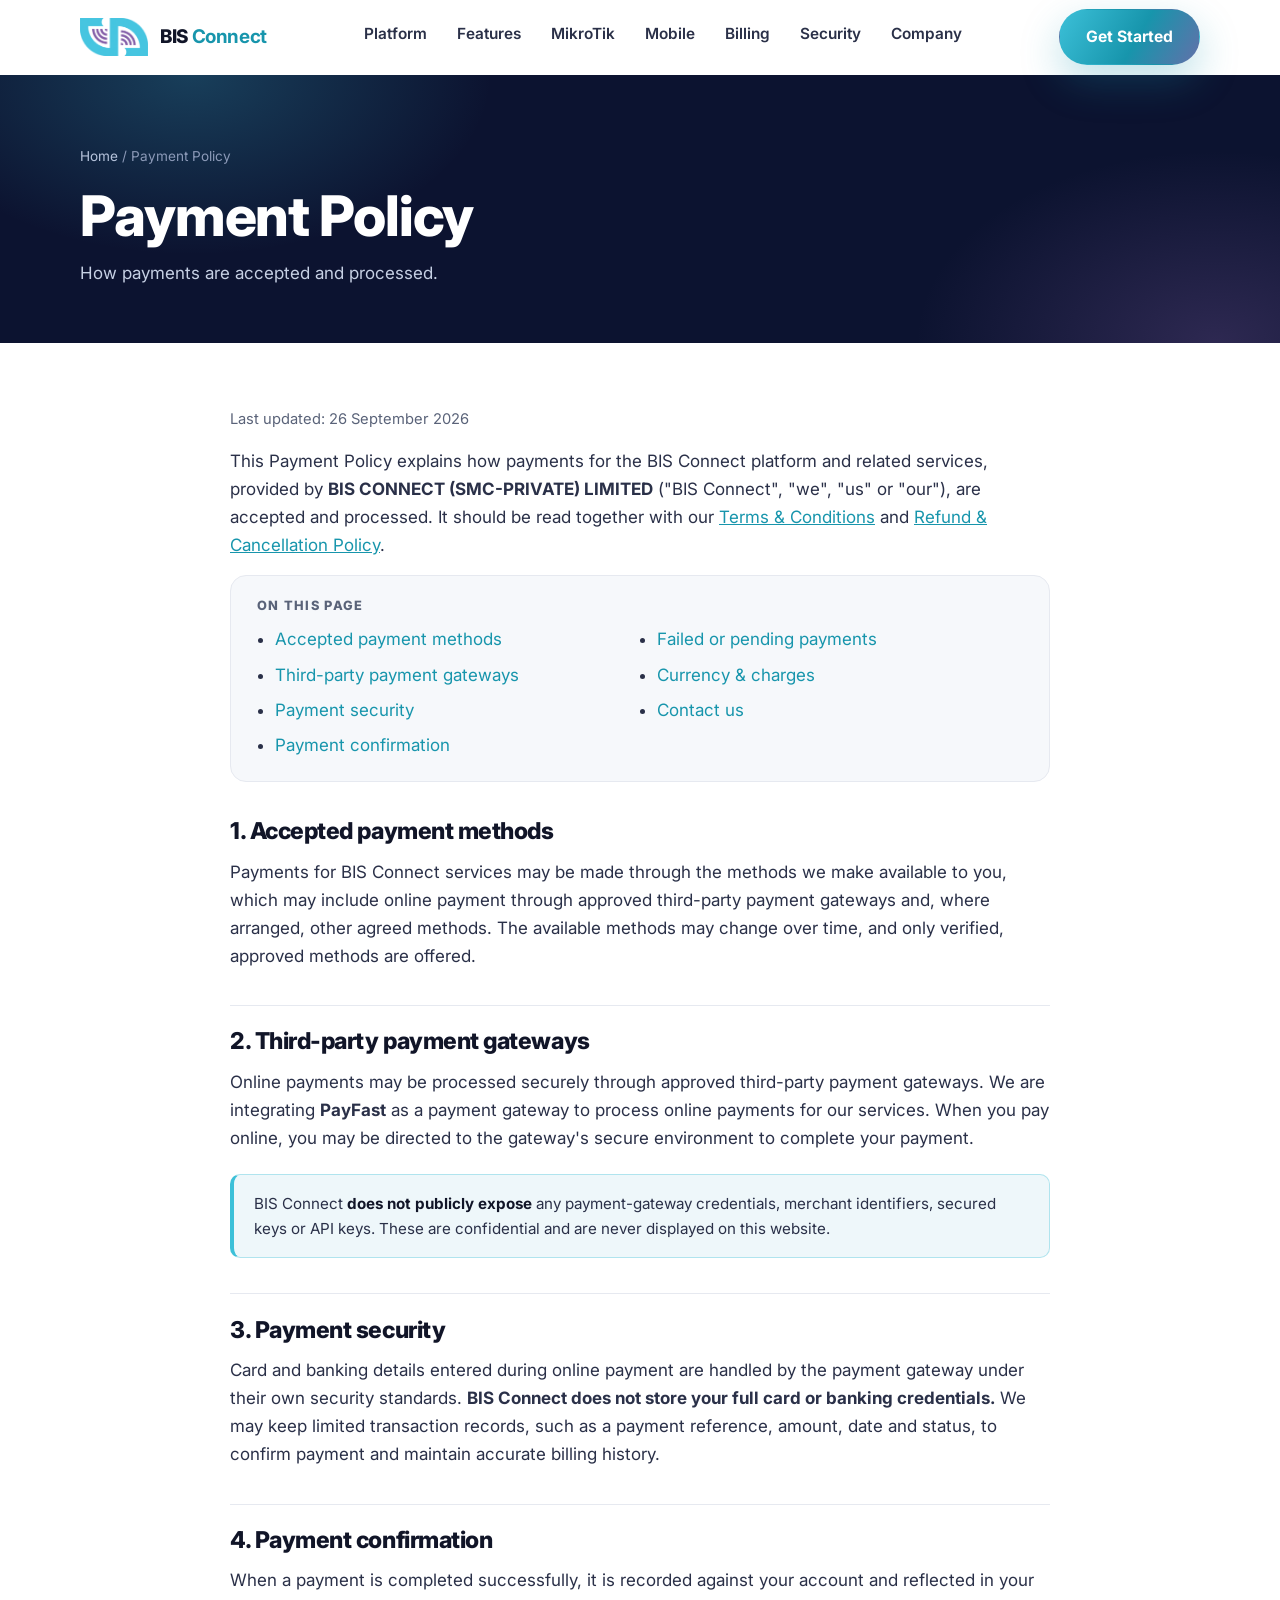
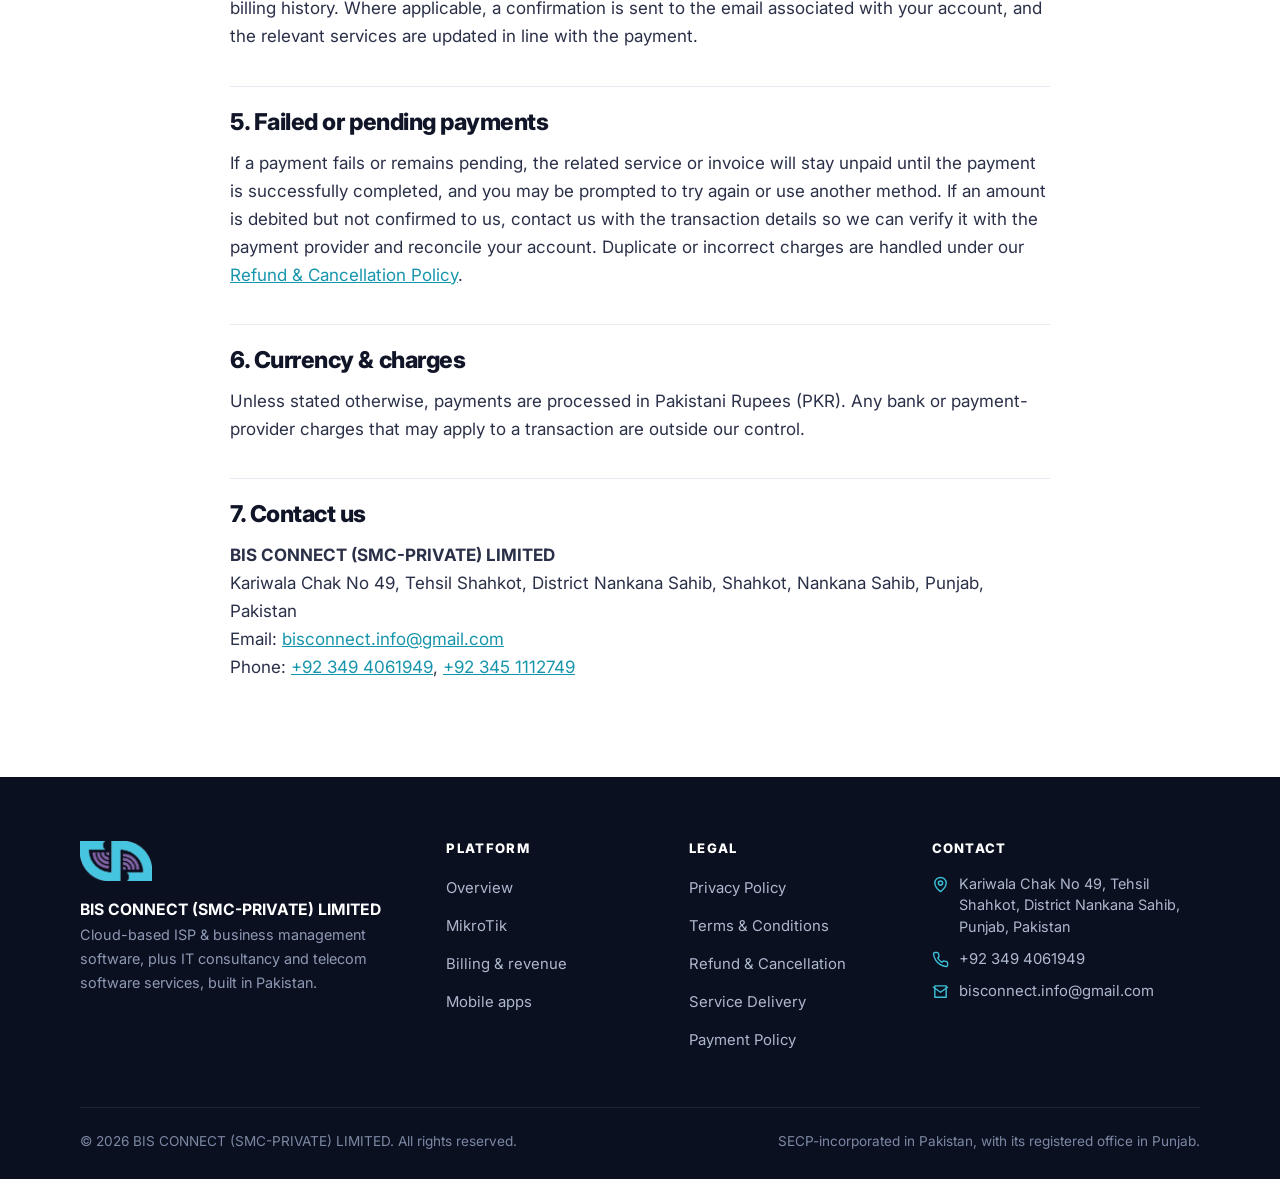
<file: payment-policy.html>
<!DOCTYPE html>
<html lang="en">
<head>
  <meta charset="UTF-8">
  <meta name="viewport" content="width=device-width, initial-scale=1">
  <script>document.documentElement.className += ' js';</script>
  <title>Payment Policy | BIS Connect</title>
  <meta name="description" content="How payments are accepted and processed for BIS Connect services provided by BIS CONNECT (SMC-PRIVATE) LIMITED.">
  <meta name="theme-color" content="#0C1330">
  <link rel="canonical" href="https://ks-bhatti.github.io/bis-connect-web/payment-policy.html">
  <meta name="robots" content="index,follow">
  <link rel="icon" href="assets/favicon.ico" sizes="any">
  <link rel="icon" type="image/png" href="assets/favicon-32.png">
  <link rel="apple-touch-icon" href="assets/favicon-180.png">
  <link rel="preconnect" href="https://fonts.googleapis.com">
  <link rel="preconnect" href="https://fonts.gstatic.com" crossorigin>
  <link href="https://fonts.googleapis.com/css2?family=Inter:wght@400;500;600;700;800&display=swap" rel="stylesheet">
  <link rel="stylesheet" href="css/styles.css">
</head>
<body>
  <a class="skip" href="#main">Skip to content</a>
  <header class="site-header">
    <div class="container nav">
      <a class="brand" href="index.html" aria-label="BIS Connect home">
        <img src="assets/bisconnect-mark.png" alt="BIS Connect logo">
        <span>BIS&nbsp;<b>Connect</b></span>
      </a>
      <nav aria-label="Primary navigation">
        <ul class="nav-links" id="nav-links">
          <li><a href="index.html#platform">Platform</a></li>
          <li><a href="index.html#customers">Features</a></li>
          <li><a href="index.html#mikrotik">MikroTik</a></li>
          <li><a href="index.html#apps">Mobile</a></li>
          <li><a href="index.html#billing">Billing</a></li>
          <li><a href="index.html#security">Security</a></li>
          <li><a href="index.html#company">Company</a></li>
        </ul>
      </nav>
      <div class="nav-cta">
        <a class="btn btn-primary" href="index.html#contact">Get Started</a>
        <button class="nav-toggle" aria-label="Toggle menu" aria-expanded="false" aria-controls="nav-links"><span></span><span></span><span></span></button>
      </div>
    </div>
  </header>

  <main id="main">
    <section class="page-hero">
      <div class="container">
        <div class="breadcrumb"><a href="index.html">Home</a> / Payment Policy</div>
        <h1>Payment Policy</h1>
        <p>How payments are accepted and processed.</p>
      </div>
    </section>

    <section class="legal">
      <div class="container">
        <p class="updated">Last updated: 26 September 2026</p>
        <p>This Payment Policy explains how payments for the BIS Connect platform and related services, provided by <strong>BIS CONNECT (SMC-PRIVATE) LIMITED</strong> ("BIS Connect", "we", "us" or "our"), are accepted and processed. It should be read together with our <a href="terms-and-conditions.html">Terms &amp; Conditions</a> and <a href="refund-cancellation-policy.html">Refund &amp; Cancellation Policy</a>.</p>

        <div class="toc">
          <h4>On this page</h4>
          <ul>
            <li><a href="#methods">Accepted payment methods</a></li>
            <li><a href="#gateways">Third-party payment gateways</a></li>
            <li><a href="#security">Payment security</a></li>
            <li><a href="#confirmation">Payment confirmation</a></li>
            <li><a href="#failed">Failed or pending payments</a></li>
            <li><a href="#currency">Currency &amp; charges</a></li>
            <li><a href="#contact">Contact us</a></li>
          </ul>
        </div>

        <h2 id="methods">1. Accepted payment methods</h2>
        <p>Payments for BIS Connect services may be made through the methods we make available to you, which may include online payment through approved third-party payment gateways and, where arranged, other agreed methods. The available methods may change over time, and only verified, approved methods are offered.</p>

        <h2 id="gateways">2. Third-party payment gateways</h2>
        <p>Online payments may be processed securely through approved third-party payment gateways. We are integrating <strong>PayFast</strong> as a payment gateway to process online payments for our services. When you pay online, you may be directed to the gateway's secure environment to complete your payment.</p>
        <div class="note">BIS Connect <strong>does not publicly expose</strong> any payment-gateway credentials, merchant identifiers, secured keys or API keys. These are confidential and are never displayed on this website.</div>

        <h2 id="security">3. Payment security</h2>
        <p>Card and banking details entered during online payment are handled by the payment gateway under their own security standards. <strong>BIS Connect does not store your full card or banking credentials.</strong> We may keep limited transaction records, such as a payment reference, amount, date and status, to confirm payment and maintain accurate billing history.</p>

        <h2 id="confirmation">4. Payment confirmation</h2>
        <p>When a payment is completed successfully, it is recorded against your account and reflected in your billing history. Where applicable, a confirmation is sent to the email associated with your account, and the relevant services are updated in line with the payment.</p>

        <h2 id="failed">5. Failed or pending payments</h2>
        <p>If a payment fails or remains pending, the related service or invoice will stay unpaid until the payment is successfully completed, and you may be prompted to try again or use another method. If an amount is debited but not confirmed to us, contact us with the transaction details so we can verify it with the payment provider and reconcile your account. Duplicate or incorrect charges are handled under our <a href="refund-cancellation-policy.html">Refund &amp; Cancellation Policy</a>.</p>

        <h2 id="currency">6. Currency &amp; charges</h2>
        <p>Unless stated otherwise, payments are processed in Pakistani Rupees (PKR). Any bank or payment-provider charges that may apply to a transaction are outside our control.</p>

        <h2 id="contact">7. Contact us</h2>
        <p>
          <strong>BIS CONNECT (SMC-PRIVATE) LIMITED</strong><br>
          Kariwala Chak No 49, Tehsil Shahkot, District Nankana Sahib, Shahkot, Nankana Sahib, Punjab, Pakistan<br>
          Email: <a href="mailto:bisconnect.info@gmail.com">bisconnect.info@gmail.com</a><br>
          Phone: <a href="tel:+923494061949">+92 349 4061949</a>, <a href="tel:+923451112749">+92 345 1112749</a>
        </p>
      </div>
    </section>
  </main>

  <footer class="site-footer">
    <div class="container">
      <div class="footer-grid">
        <div class="footer-brand">
          <img src="assets/bisconnect-mark.png" alt="BIS Connect logo">
          <div class="legal-name">BIS CONNECT (SMC-PRIVATE) LIMITED</div>
          <p>Cloud-based ISP &amp; business management software, plus IT consultancy and telecom software services, built in Pakistan.</p>
        </div>
        <div>
          <h4>Platform</h4>
          <ul>
            <li><a href="index.html#platform">Overview</a></li>
            <li><a href="index.html#mikrotik">MikroTik</a></li>
            <li><a href="index.html#billing">Billing &amp; revenue</a></li>
            <li><a href="index.html#apps">Mobile apps</a></li>
          </ul>
        </div>
        <div>
          <h4>Legal</h4>
          <ul>
            <li><a href="privacy-policy.html">Privacy Policy</a></li>
            <li><a href="terms-and-conditions.html">Terms &amp; Conditions</a></li>
            <li><a href="refund-cancellation-policy.html">Refund &amp; Cancellation</a></li>
            <li><a href="service-delivery-policy.html">Service Delivery</a></li>
            <li><a href="payment-policy.html">Payment Policy</a></li>
          </ul>
        </div>
        <div>
          <h4>Contact</h4>
          <ul class="footer-contact">
            <li><svg viewBox="0 0 24 24" fill="none" stroke="currentColor" stroke-width="2" stroke-linecap="round" stroke-linejoin="round"><path d="M20 10c0 6-8 12-8 12s-8-6-8-12a8 8 0 0 1 16 0Z"/><circle cx="12" cy="10" r="3"/></svg> Kariwala Chak No 49, Tehsil Shahkot, District Nankana Sahib, Punjab, Pakistan</li>
            <li><svg viewBox="0 0 24 24" fill="none" stroke="currentColor" stroke-width="2" stroke-linecap="round" stroke-linejoin="round"><path d="M22 16.9v3a2 2 0 0 1-2.2 2 19.8 19.8 0 0 1-8.6-3 19.5 19.5 0 0 1-6-6 19.8 19.8 0 0 1-3-8.6A2 2 0 0 1 4.1 2h3a2 2 0 0 1 2 1.7c.1 1 .4 2 .7 2.9a2 2 0 0 1-.5 2.1L8.1 9.9a16 16 0 0 0 6 6l1.2-1.2a2 2 0 0 1 2.1-.5c.9.3 1.9.6 2.9.7a2 2 0 0 1 1.7 2Z"/></svg> <a href="tel:+923494061949">+92 349 4061949</a></li>
            <li><svg viewBox="0 0 24 24" fill="none" stroke="currentColor" stroke-width="2" stroke-linecap="round" stroke-linejoin="round"><path d="M4 4h16v16H4Z"/><path d="m22 6-10 7L2 6"/></svg> <a href="mailto:bisconnect.info@gmail.com">bisconnect.info@gmail.com</a></li>
          </ul>
        </div>
      </div>
      <div class="footer-bottom">
        <span>&copy; <span data-year>2026</span> BIS CONNECT (SMC-PRIVATE) LIMITED. All rights reserved.</span>
        <span>SECP-incorporated in Pakistan, with its registered office in Punjab.</span>
      </div>
    </div>
  </footer>
  <script src="js/main.js"></script>
</body>
</html>
</file>
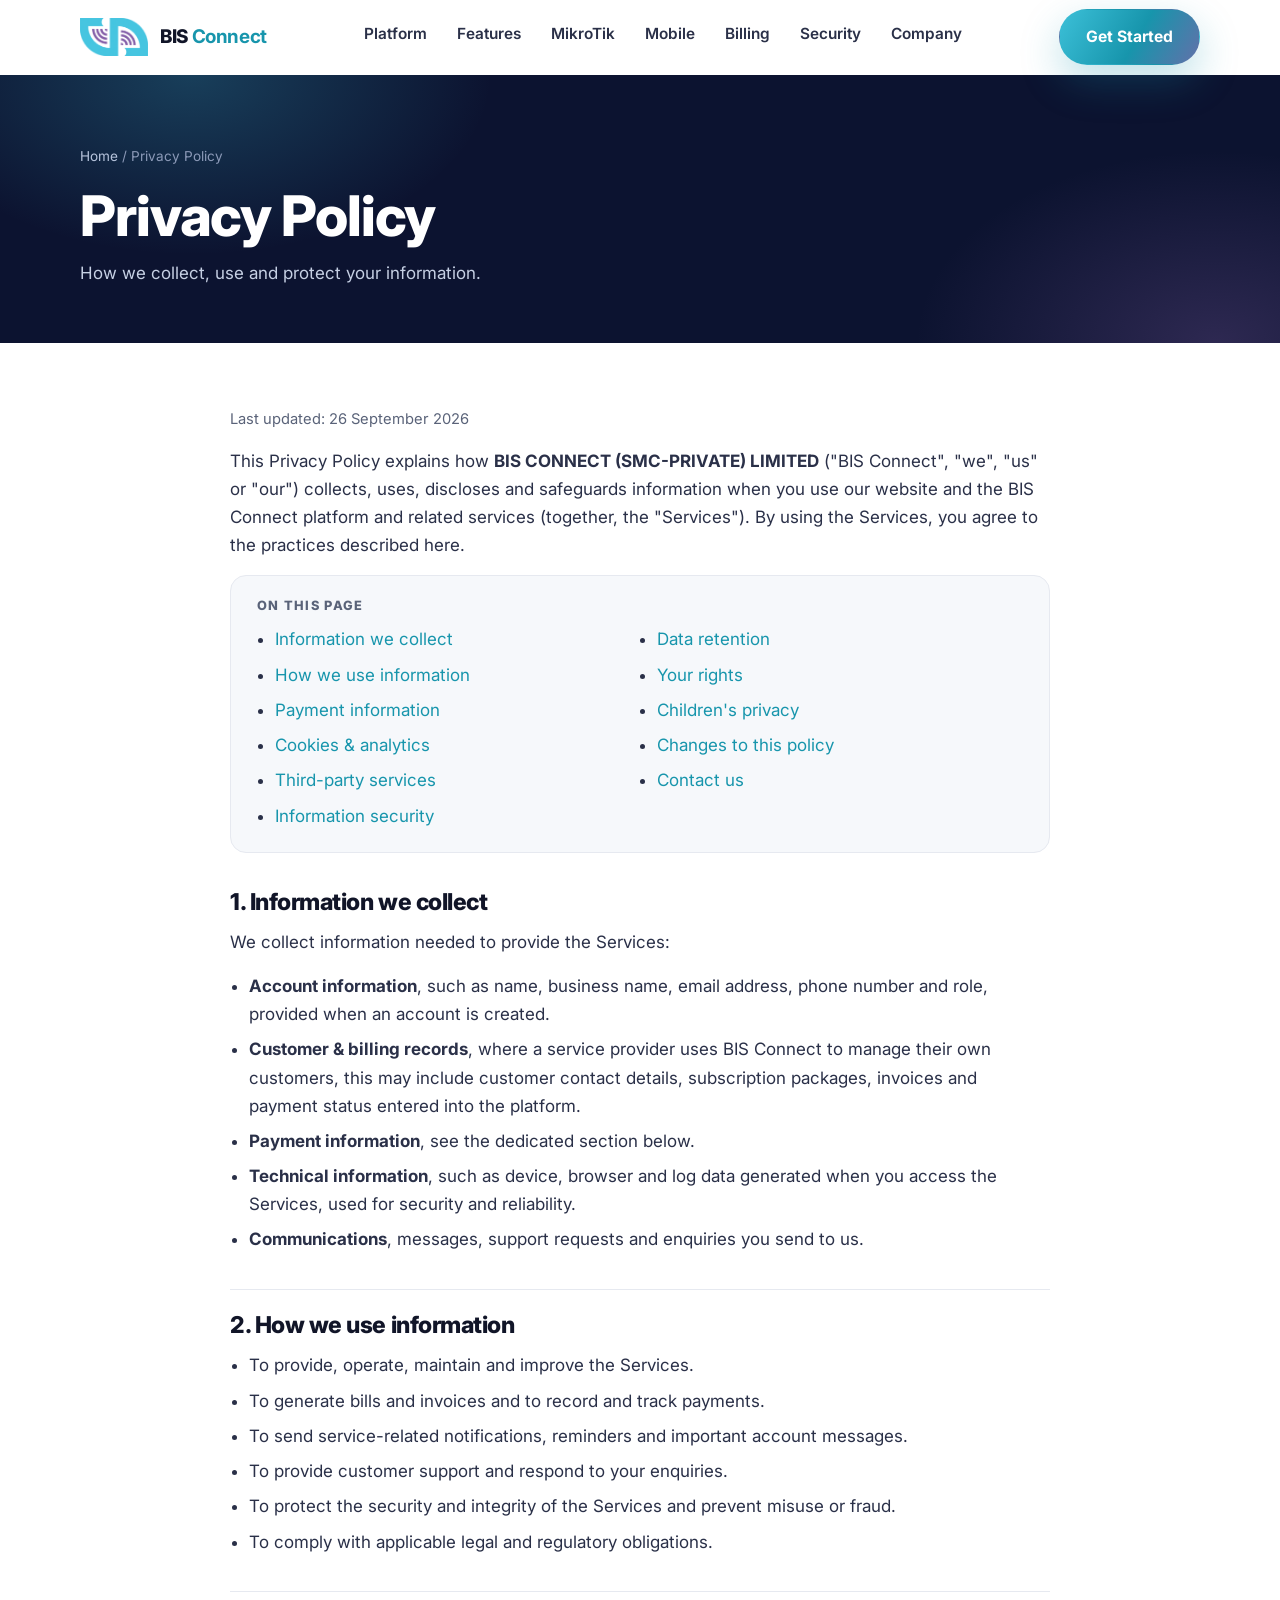
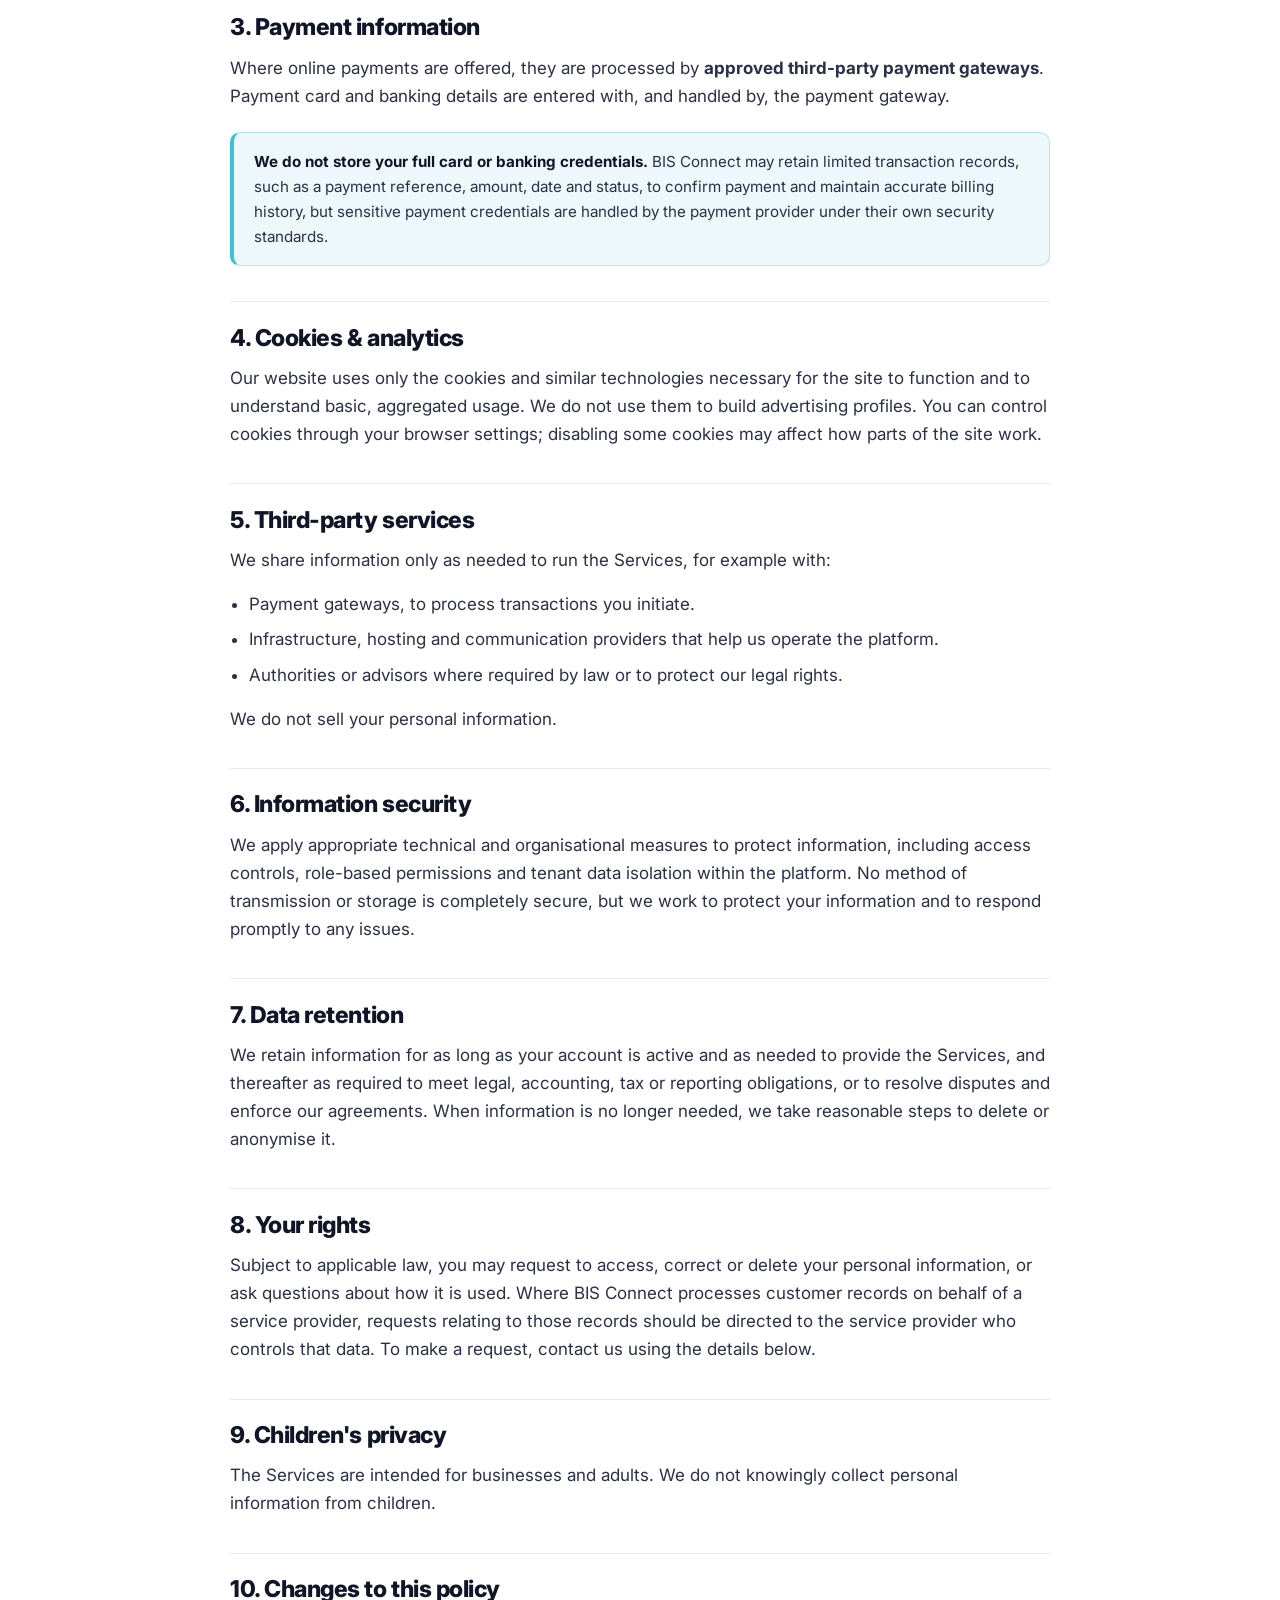
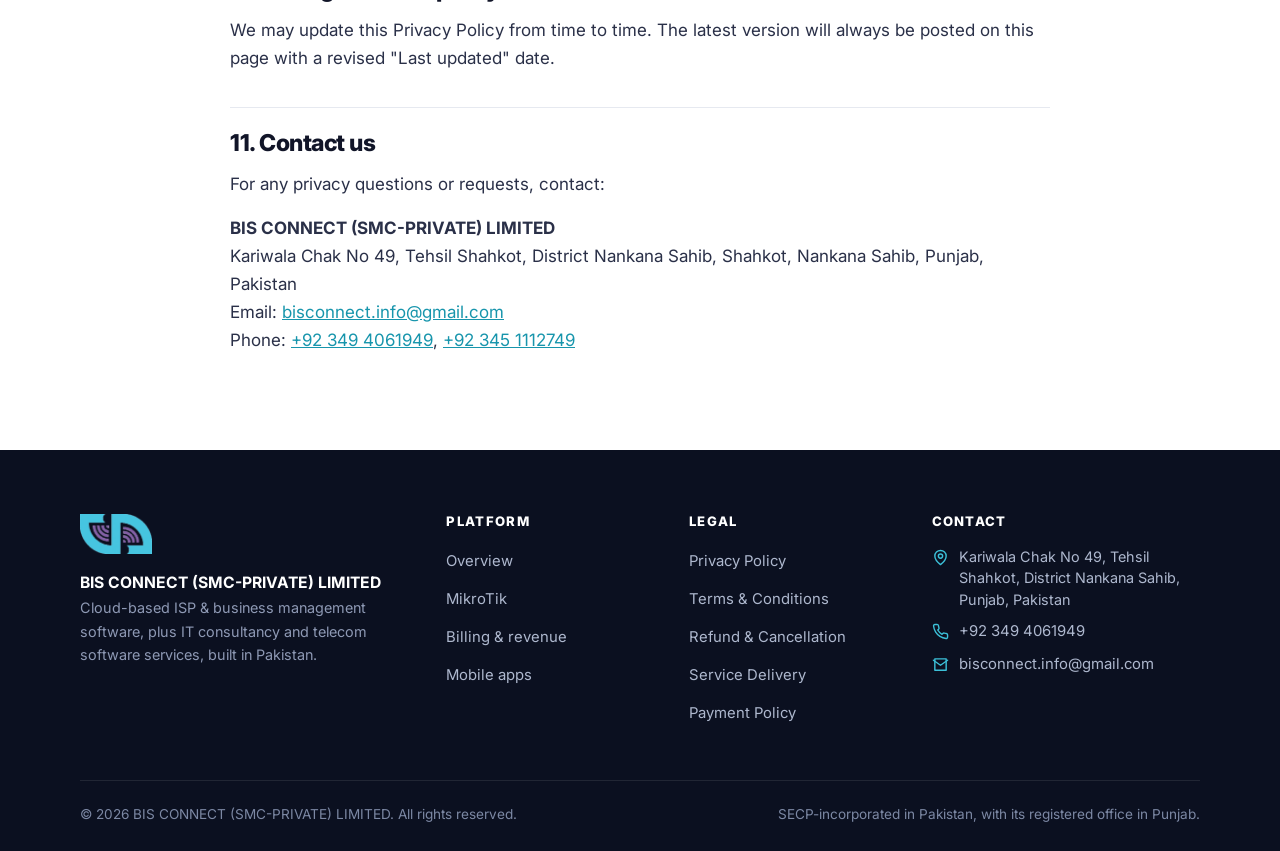
<file: privacy-policy.html>
<!DOCTYPE html>
<html lang="en">
<head>
  <meta charset="UTF-8">
  <meta name="viewport" content="width=device-width, initial-scale=1">
  <script>document.documentElement.className += ' js';</script>
  <title>Privacy Policy | BIS Connect</title>
  <meta name="description" content="How BIS CONNECT (SMC-PRIVATE) LIMITED collects, uses and protects personal and business information across the BIS Connect platform.">
  <meta name="theme-color" content="#0C1330">
  <link rel="canonical" href="https://ks-bhatti.github.io/bis-connect-web/privacy-policy.html">
  <meta name="robots" content="index,follow">
  <link rel="icon" href="assets/favicon.ico" sizes="any">
  <link rel="icon" type="image/png" href="assets/favicon-32.png">
  <link rel="apple-touch-icon" href="assets/favicon-180.png">
  <link rel="preconnect" href="https://fonts.googleapis.com">
  <link rel="preconnect" href="https://fonts.gstatic.com" crossorigin>
  <link href="https://fonts.googleapis.com/css2?family=Inter:wght@400;500;600;700;800&display=swap" rel="stylesheet">
  <link rel="stylesheet" href="css/styles.css">
</head>
<body>
  <a class="skip" href="#main">Skip to content</a>
  <header class="site-header">
    <div class="container nav">
      <a class="brand" href="index.html" aria-label="BIS Connect home">
        <img src="assets/bisconnect-mark.png" alt="BIS Connect logo">
        <span>BIS&nbsp;<b>Connect</b></span>
      </a>
      <nav aria-label="Primary navigation">
        <ul class="nav-links" id="nav-links">
          <li><a href="index.html#platform">Platform</a></li>
          <li><a href="index.html#customers">Features</a></li>
          <li><a href="index.html#mikrotik">MikroTik</a></li>
          <li><a href="index.html#apps">Mobile</a></li>
          <li><a href="index.html#billing">Billing</a></li>
          <li><a href="index.html#security">Security</a></li>
          <li><a href="index.html#company">Company</a></li>
        </ul>
      </nav>
      <div class="nav-cta">
        <a class="btn btn-primary" href="index.html#contact">Get Started</a>
        <button class="nav-toggle" aria-label="Toggle menu" aria-expanded="false" aria-controls="nav-links"><span></span><span></span><span></span></button>
      </div>
    </div>
  </header>

  <main id="main">
    <section class="page-hero">
      <div class="container">
        <div class="breadcrumb"><a href="index.html">Home</a> / Privacy Policy</div>
        <h1>Privacy Policy</h1>
        <p>How we collect, use and protect your information.</p>
      </div>
    </section>

    <section class="legal">
      <div class="container">
        <p class="updated">Last updated: 26 September 2026</p>
        <p>This Privacy Policy explains how <strong>BIS CONNECT (SMC-PRIVATE) LIMITED</strong> ("BIS Connect", "we", "us" or "our") collects, uses, discloses and safeguards information when you use our website and the BIS Connect platform and related services (together, the "Services"). By using the Services, you agree to the practices described here.</p>

        <div class="toc">
          <h4>On this page</h4>
          <ul>
            <li><a href="#collect">Information we collect</a></li>
            <li><a href="#use">How we use information</a></li>
            <li><a href="#payments">Payment information</a></li>
            <li><a href="#cookies">Cookies &amp; analytics</a></li>
            <li><a href="#sharing">Third-party services</a></li>
            <li><a href="#security">Information security</a></li>
            <li><a href="#retention">Data retention</a></li>
            <li><a href="#rights">Your rights</a></li>
            <li><a href="#children">Children's privacy</a></li>
            <li><a href="#changes">Changes to this policy</a></li>
            <li><a href="#contact">Contact us</a></li>
          </ul>
        </div>

        <h2 id="collect">1. Information we collect</h2>
        <p>We collect information needed to provide the Services:</p>
        <ul>
          <li><strong>Account information</strong>, such as name, business name, email address, phone number and role, provided when an account is created.</li>
          <li><strong>Customer &amp; billing records</strong>, where a service provider uses BIS Connect to manage their own customers, this may include customer contact details, subscription packages, invoices and payment status entered into the platform.</li>
          <li><strong>Payment information</strong>, see the dedicated section below.</li>
          <li><strong>Technical information</strong>, such as device, browser and log data generated when you access the Services, used for security and reliability.</li>
          <li><strong>Communications</strong>, messages, support requests and enquiries you send to us.</li>
        </ul>

        <h2 id="use">2. How we use information</h2>
        <ul>
          <li>To provide, operate, maintain and improve the Services.</li>
          <li>To generate bills and invoices and to record and track payments.</li>
          <li>To send service-related notifications, reminders and important account messages.</li>
          <li>To provide customer support and respond to your enquiries.</li>
          <li>To protect the security and integrity of the Services and prevent misuse or fraud.</li>
          <li>To comply with applicable legal and regulatory obligations.</li>
        </ul>

        <h2 id="payments">3. Payment information</h2>
        <p>Where online payments are offered, they are processed by <strong>approved third-party payment gateways</strong>. Payment card and banking details are entered with, and handled by, the payment gateway.</p>
        <div class="note"><strong>We do not store your full card or banking credentials.</strong> BIS Connect may retain limited transaction records, such as a payment reference, amount, date and status, to confirm payment and maintain accurate billing history, but sensitive payment credentials are handled by the payment provider under their own security standards.</div>

        <h2 id="cookies">4. Cookies &amp; analytics</h2>
        <p>Our website uses only the cookies and similar technologies necessary for the site to function and to understand basic, aggregated usage. We do not use them to build advertising profiles. You can control cookies through your browser settings; disabling some cookies may affect how parts of the site work.</p>

        <h2 id="sharing">5. Third-party services</h2>
        <p>We share information only as needed to run the Services, for example with:</p>
        <ul>
          <li>Payment gateways, to process transactions you initiate.</li>
          <li>Infrastructure, hosting and communication providers that help us operate the platform.</li>
          <li>Authorities or advisors where required by law or to protect our legal rights.</li>
        </ul>
        <p>We do not sell your personal information.</p>

        <h2 id="security">6. Information security</h2>
        <p>We apply appropriate technical and organisational measures to protect information, including access controls, role-based permissions and tenant data isolation within the platform. No method of transmission or storage is completely secure, but we work to protect your information and to respond promptly to any issues.</p>

        <h2 id="retention">7. Data retention</h2>
        <p>We retain information for as long as your account is active and as needed to provide the Services, and thereafter as required to meet legal, accounting, tax or reporting obligations, or to resolve disputes and enforce our agreements. When information is no longer needed, we take reasonable steps to delete or anonymise it.</p>

        <h2 id="rights">8. Your rights</h2>
        <p>Subject to applicable law, you may request to access, correct or delete your personal information, or ask questions about how it is used. Where BIS Connect processes customer records on behalf of a service provider, requests relating to those records should be directed to the service provider who controls that data. To make a request, contact us using the details below.</p>

        <h2 id="children">9. Children's privacy</h2>
        <p>The Services are intended for businesses and adults. We do not knowingly collect personal information from children.</p>

        <h2 id="changes">10. Changes to this policy</h2>
        <p>We may update this Privacy Policy from time to time. The latest version will always be posted on this page with a revised "Last updated" date.</p>

        <h2 id="contact">11. Contact us</h2>
        <p>For any privacy questions or requests, contact:</p>
        <p>
          <strong>BIS CONNECT (SMC-PRIVATE) LIMITED</strong><br>
          Kariwala Chak No 49, Tehsil Shahkot, District Nankana Sahib, Shahkot, Nankana Sahib, Punjab, Pakistan<br>
          Email: <a href="mailto:bisconnect.info@gmail.com">bisconnect.info@gmail.com</a><br>
          Phone: <a href="tel:+923494061949">+92 349 4061949</a>, <a href="tel:+923451112749">+92 345 1112749</a>
        </p>
      </div>
    </section>
  </main>

  <footer class="site-footer">
    <div class="container">
      <div class="footer-grid">
        <div class="footer-brand">
          <img src="assets/bisconnect-mark.png" alt="BIS Connect logo">
          <div class="legal-name">BIS CONNECT (SMC-PRIVATE) LIMITED</div>
          <p>Cloud-based ISP &amp; business management software, plus IT consultancy and telecom software services, built in Pakistan.</p>
        </div>
        <div>
          <h4>Platform</h4>
          <ul>
            <li><a href="index.html#platform">Overview</a></li>
            <li><a href="index.html#mikrotik">MikroTik</a></li>
            <li><a href="index.html#billing">Billing &amp; revenue</a></li>
            <li><a href="index.html#apps">Mobile apps</a></li>
          </ul>
        </div>
        <div>
          <h4>Legal</h4>
          <ul>
            <li><a href="privacy-policy.html">Privacy Policy</a></li>
            <li><a href="terms-and-conditions.html">Terms &amp; Conditions</a></li>
            <li><a href="refund-cancellation-policy.html">Refund &amp; Cancellation</a></li>
            <li><a href="service-delivery-policy.html">Service Delivery</a></li>
            <li><a href="payment-policy.html">Payment Policy</a></li>
          </ul>
        </div>
        <div>
          <h4>Contact</h4>
          <ul class="footer-contact">
            <li><svg viewBox="0 0 24 24" fill="none" stroke="currentColor" stroke-width="2" stroke-linecap="round" stroke-linejoin="round"><path d="M20 10c0 6-8 12-8 12s-8-6-8-12a8 8 0 0 1 16 0Z"/><circle cx="12" cy="10" r="3"/></svg> Kariwala Chak No 49, Tehsil Shahkot, District Nankana Sahib, Punjab, Pakistan</li>
            <li><svg viewBox="0 0 24 24" fill="none" stroke="currentColor" stroke-width="2" stroke-linecap="round" stroke-linejoin="round"><path d="M22 16.9v3a2 2 0 0 1-2.2 2 19.8 19.8 0 0 1-8.6-3 19.5 19.5 0 0 1-6-6 19.8 19.8 0 0 1-3-8.6A2 2 0 0 1 4.1 2h3a2 2 0 0 1 2 1.7c.1 1 .4 2 .7 2.9a2 2 0 0 1-.5 2.1L8.1 9.9a16 16 0 0 0 6 6l1.2-1.2a2 2 0 0 1 2.1-.5c.9.3 1.9.6 2.9.7a2 2 0 0 1 1.7 2Z"/></svg> <a href="tel:+923494061949">+92 349 4061949</a></li>
            <li><svg viewBox="0 0 24 24" fill="none" stroke="currentColor" stroke-width="2" stroke-linecap="round" stroke-linejoin="round"><path d="M4 4h16v16H4Z"/><path d="m22 6-10 7L2 6"/></svg> <a href="mailto:bisconnect.info@gmail.com">bisconnect.info@gmail.com</a></li>
          </ul>
        </div>
      </div>
      <div class="footer-bottom">
        <span>&copy; <span data-year>2026</span> BIS CONNECT (SMC-PRIVATE) LIMITED. All rights reserved.</span>
        <span>SECP-incorporated in Pakistan, with its registered office in Punjab.</span>
      </div>
    </div>
  </footer>
  <script src="js/main.js"></script>
</body>
</html>
</file>
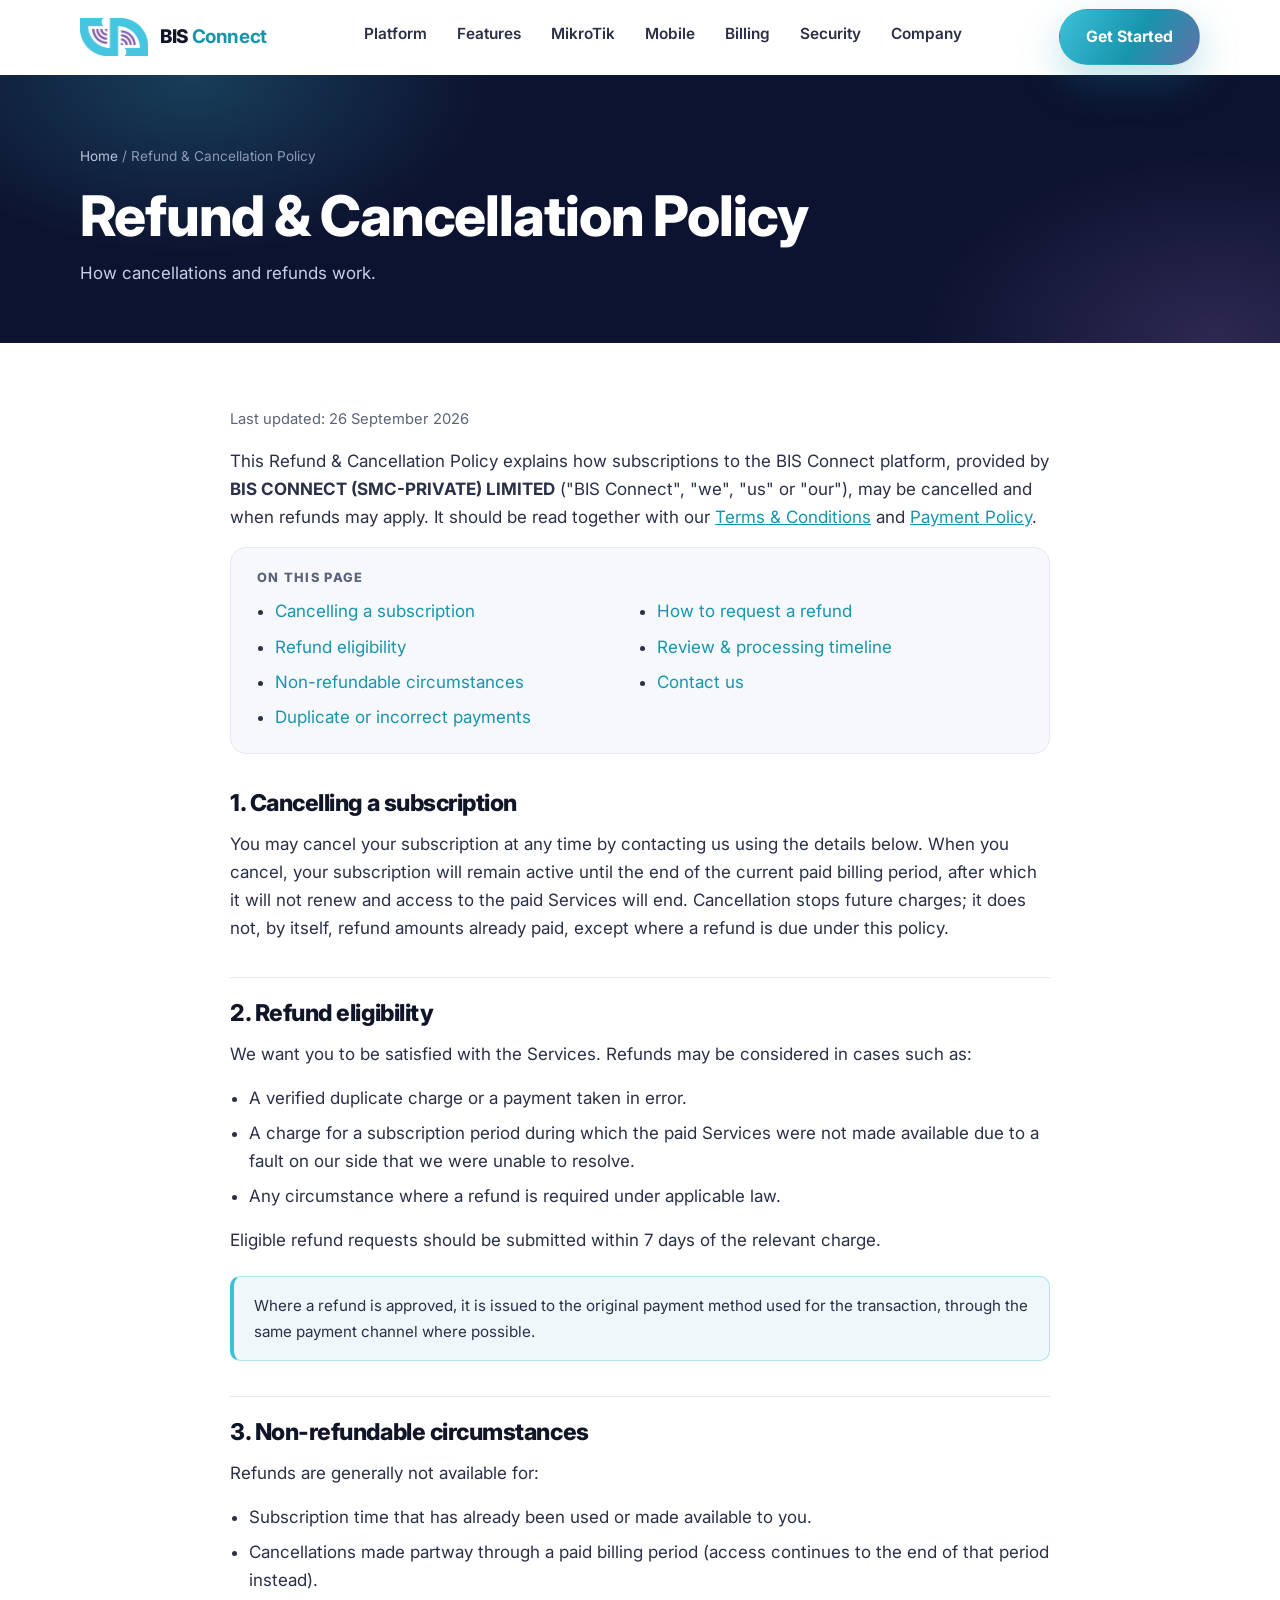
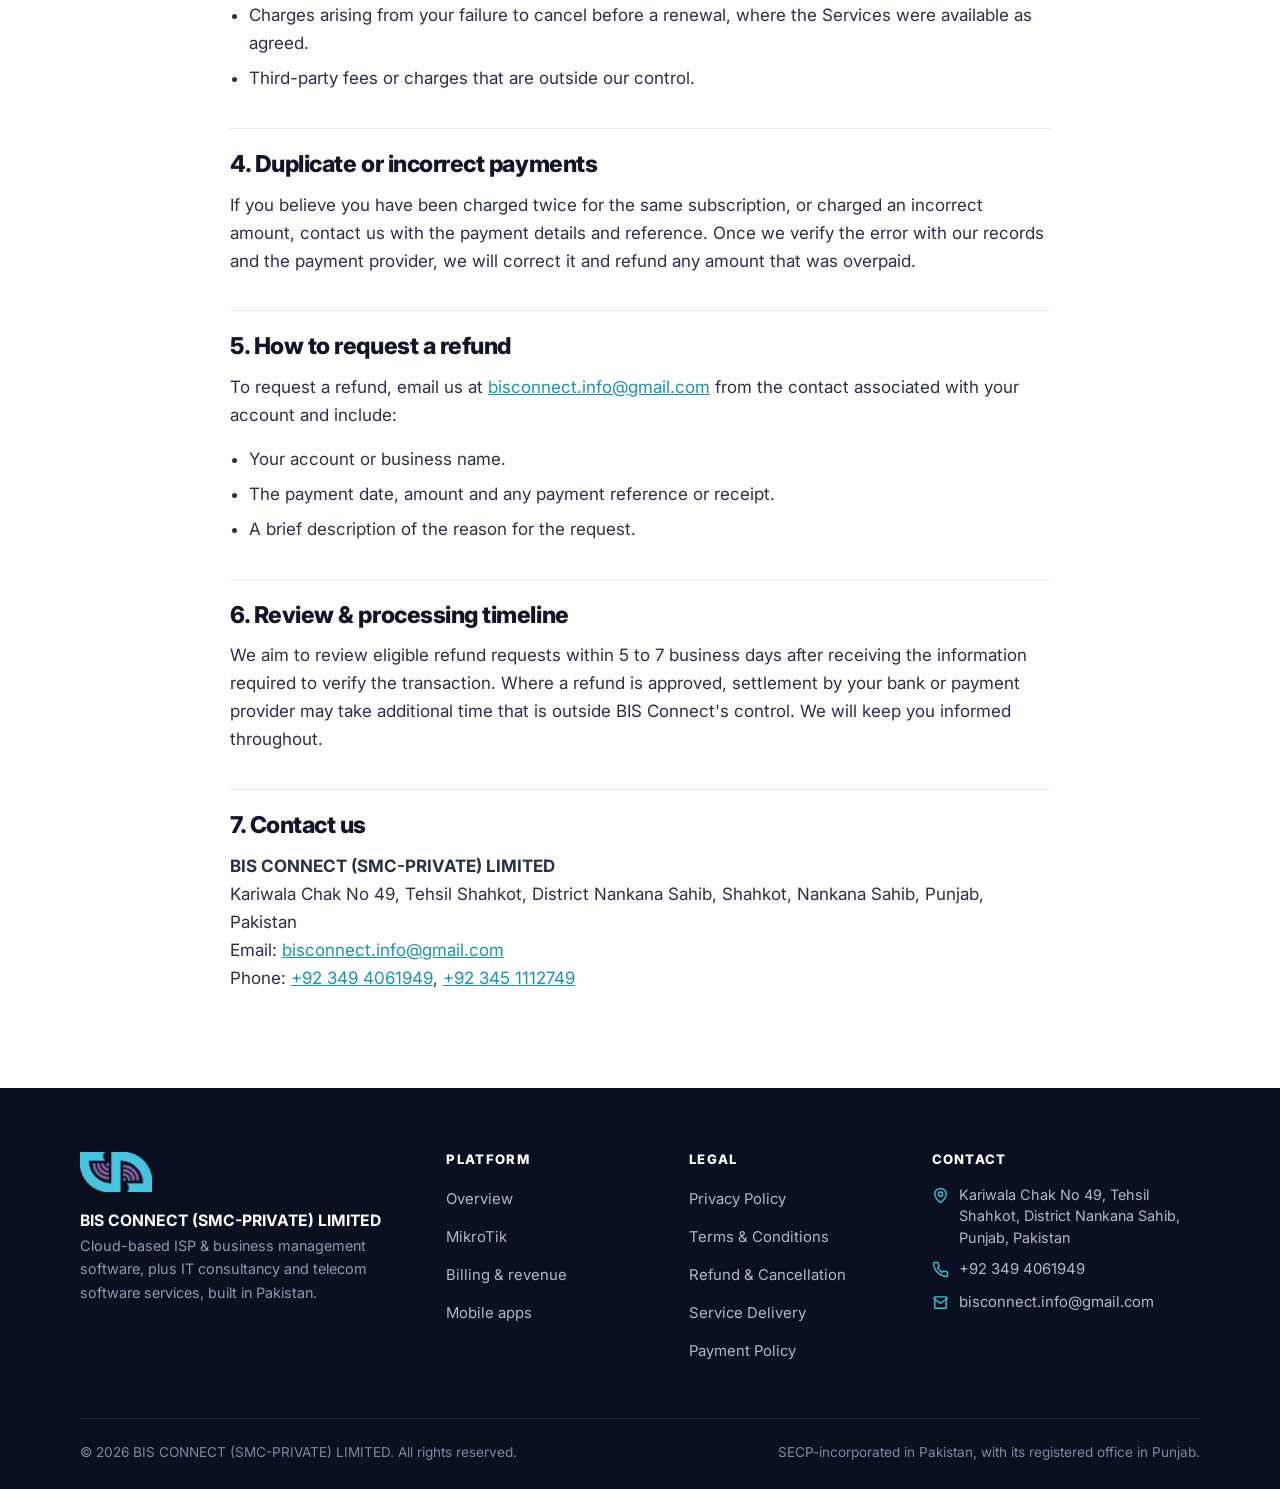
<file: refund-cancellation-policy.html>
<!DOCTYPE html>
<html lang="en">
<head>
  <meta charset="UTF-8">
  <meta name="viewport" content="width=device-width, initial-scale=1">
  <script>document.documentElement.className += ' js';</script>
  <title>Refund &amp; Cancellation Policy | BIS Connect</title>
  <meta name="description" content="How subscription cancellations and refunds are handled by BIS CONNECT (SMC-PRIVATE) LIMITED for the BIS Connect platform.">
  <meta name="theme-color" content="#0C1330">
  <link rel="canonical" href="https://ks-bhatti.github.io/bis-connect-web/refund-cancellation-policy.html">
  <meta name="robots" content="index,follow">
  <link rel="icon" href="assets/favicon.ico" sizes="any">
  <link rel="icon" type="image/png" href="assets/favicon-32.png">
  <link rel="apple-touch-icon" href="assets/favicon-180.png">
  <link rel="preconnect" href="https://fonts.googleapis.com">
  <link rel="preconnect" href="https://fonts.gstatic.com" crossorigin>
  <link href="https://fonts.googleapis.com/css2?family=Inter:wght@400;500;600;700;800&display=swap" rel="stylesheet">
  <link rel="stylesheet" href="css/styles.css">
</head>
<body>
  <a class="skip" href="#main">Skip to content</a>
  <header class="site-header">
    <div class="container nav">
      <a class="brand" href="index.html" aria-label="BIS Connect home">
        <img src="assets/bisconnect-mark.png" alt="BIS Connect logo">
        <span>BIS&nbsp;<b>Connect</b></span>
      </a>
      <nav aria-label="Primary navigation">
        <ul class="nav-links" id="nav-links">
          <li><a href="index.html#platform">Platform</a></li>
          <li><a href="index.html#customers">Features</a></li>
          <li><a href="index.html#mikrotik">MikroTik</a></li>
          <li><a href="index.html#apps">Mobile</a></li>
          <li><a href="index.html#billing">Billing</a></li>
          <li><a href="index.html#security">Security</a></li>
          <li><a href="index.html#company">Company</a></li>
        </ul>
      </nav>
      <div class="nav-cta">
        <a class="btn btn-primary" href="index.html#contact">Get Started</a>
        <button class="nav-toggle" aria-label="Toggle menu" aria-expanded="false" aria-controls="nav-links"><span></span><span></span><span></span></button>
      </div>
    </div>
  </header>

  <main id="main">
    <section class="page-hero">
      <div class="container">
        <div class="breadcrumb"><a href="index.html">Home</a> / Refund &amp; Cancellation Policy</div>
        <h1>Refund &amp; Cancellation Policy</h1>
        <p>How cancellations and refunds work.</p>
      </div>
    </section>

    <section class="legal">
      <div class="container">
        <p class="updated">Last updated: 26 September 2026</p>
        <p>This Refund &amp; Cancellation Policy explains how subscriptions to the BIS Connect platform, provided by <strong>BIS CONNECT (SMC-PRIVATE) LIMITED</strong> ("BIS Connect", "we", "us" or "our"), may be cancelled and when refunds may apply. It should be read together with our <a href="terms-and-conditions.html">Terms &amp; Conditions</a> and <a href="payment-policy.html">Payment Policy</a>.</p>

        <div class="toc">
          <h4>On this page</h4>
          <ul>
            <li><a href="#cancel">Cancelling a subscription</a></li>
            <li><a href="#eligible">Refund eligibility</a></li>
            <li><a href="#nonref">Non-refundable circumstances</a></li>
            <li><a href="#duplicate">Duplicate or incorrect payments</a></li>
            <li><a href="#request">How to request a refund</a></li>
            <li><a href="#timeline">Review &amp; processing timeline</a></li>
            <li><a href="#contact">Contact us</a></li>
          </ul>
        </div>

        <h2 id="cancel">1. Cancelling a subscription</h2>
        <p>You may cancel your subscription at any time by contacting us using the details below. When you cancel, your subscription will remain active until the end of the current paid billing period, after which it will not renew and access to the paid Services will end. Cancellation stops future charges; it does not, by itself, refund amounts already paid, except where a refund is due under this policy.</p>

        <h2 id="eligible">2. Refund eligibility</h2>
        <p>We want you to be satisfied with the Services. Refunds may be considered in cases such as:</p>
        <ul>
          <li>A verified duplicate charge or a payment taken in error.</li>
          <li>A charge for a subscription period during which the paid Services were not made available due to a fault on our side that we were unable to resolve.</li>
          <li>Any circumstance where a refund is required under applicable law.</li>
        </ul>
        <p>Eligible refund requests should be submitted within 7 days of the relevant charge.</p>
        <div class="note">Where a refund is approved, it is issued to the original payment method used for the transaction, through the same payment channel where possible.</div>

        <h2 id="nonref">3. Non-refundable circumstances</h2>
        <p>Refunds are generally not available for:</p>
        <ul>
          <li>Subscription time that has already been used or made available to you.</li>
          <li>Cancellations made partway through a paid billing period (access continues to the end of that period instead).</li>
          <li>Charges arising from your failure to cancel before a renewal, where the Services were available as agreed.</li>
          <li>Third-party fees or charges that are outside our control.</li>
        </ul>

        <h2 id="duplicate">4. Duplicate or incorrect payments</h2>
        <p>If you believe you have been charged twice for the same subscription, or charged an incorrect amount, contact us with the payment details and reference. Once we verify the error with our records and the payment provider, we will correct it and refund any amount that was overpaid.</p>

        <h2 id="request">5. How to request a refund</h2>
        <p>To request a refund, email us at <a href="mailto:bisconnect.info@gmail.com">bisconnect.info@gmail.com</a> from the contact associated with your account and include:</p>
        <ul>
          <li>Your account or business name.</li>
          <li>The payment date, amount and any payment reference or receipt.</li>
          <li>A brief description of the reason for the request.</li>
        </ul>

        <h2 id="timeline">6. Review &amp; processing timeline</h2>
        <p>We aim to review eligible refund requests within 5 to 7 business days after receiving the information required to verify the transaction. Where a refund is approved, settlement by your bank or payment provider may take additional time that is outside BIS Connect's control. We will keep you informed throughout.</p>

        <h2 id="contact">7. Contact us</h2>
        <p>
          <strong>BIS CONNECT (SMC-PRIVATE) LIMITED</strong><br>
          Kariwala Chak No 49, Tehsil Shahkot, District Nankana Sahib, Shahkot, Nankana Sahib, Punjab, Pakistan<br>
          Email: <a href="mailto:bisconnect.info@gmail.com">bisconnect.info@gmail.com</a><br>
          Phone: <a href="tel:+923494061949">+92 349 4061949</a>, <a href="tel:+923451112749">+92 345 1112749</a>
        </p>
      </div>
    </section>
  </main>

  <footer class="site-footer">
    <div class="container">
      <div class="footer-grid">
        <div class="footer-brand">
          <img src="assets/bisconnect-mark.png" alt="BIS Connect logo">
          <div class="legal-name">BIS CONNECT (SMC-PRIVATE) LIMITED</div>
          <p>Cloud-based ISP &amp; business management software, plus IT consultancy and telecom software services, built in Pakistan.</p>
        </div>
        <div>
          <h4>Platform</h4>
          <ul>
            <li><a href="index.html#platform">Overview</a></li>
            <li><a href="index.html#mikrotik">MikroTik</a></li>
            <li><a href="index.html#billing">Billing &amp; revenue</a></li>
            <li><a href="index.html#apps">Mobile apps</a></li>
          </ul>
        </div>
        <div>
          <h4>Legal</h4>
          <ul>
            <li><a href="privacy-policy.html">Privacy Policy</a></li>
            <li><a href="terms-and-conditions.html">Terms &amp; Conditions</a></li>
            <li><a href="refund-cancellation-policy.html">Refund &amp; Cancellation</a></li>
            <li><a href="service-delivery-policy.html">Service Delivery</a></li>
            <li><a href="payment-policy.html">Payment Policy</a></li>
          </ul>
        </div>
        <div>
          <h4>Contact</h4>
          <ul class="footer-contact">
            <li><svg viewBox="0 0 24 24" fill="none" stroke="currentColor" stroke-width="2" stroke-linecap="round" stroke-linejoin="round"><path d="M20 10c0 6-8 12-8 12s-8-6-8-12a8 8 0 0 1 16 0Z"/><circle cx="12" cy="10" r="3"/></svg> Kariwala Chak No 49, Tehsil Shahkot, District Nankana Sahib, Punjab, Pakistan</li>
            <li><svg viewBox="0 0 24 24" fill="none" stroke="currentColor" stroke-width="2" stroke-linecap="round" stroke-linejoin="round"><path d="M22 16.9v3a2 2 0 0 1-2.2 2 19.8 19.8 0 0 1-8.6-3 19.5 19.5 0 0 1-6-6 19.8 19.8 0 0 1-3-8.6A2 2 0 0 1 4.1 2h3a2 2 0 0 1 2 1.7c.1 1 .4 2 .7 2.9a2 2 0 0 1-.5 2.1L8.1 9.9a16 16 0 0 0 6 6l1.2-1.2a2 2 0 0 1 2.1-.5c.9.3 1.9.6 2.9.7a2 2 0 0 1 1.7 2Z"/></svg> <a href="tel:+923494061949">+92 349 4061949</a></li>
            <li><svg viewBox="0 0 24 24" fill="none" stroke="currentColor" stroke-width="2" stroke-linecap="round" stroke-linejoin="round"><path d="M4 4h16v16H4Z"/><path d="m22 6-10 7L2 6"/></svg> <a href="mailto:bisconnect.info@gmail.com">bisconnect.info@gmail.com</a></li>
          </ul>
        </div>
      </div>
      <div class="footer-bottom">
        <span>&copy; <span data-year>2026</span> BIS CONNECT (SMC-PRIVATE) LIMITED. All rights reserved.</span>
        <span>SECP-incorporated in Pakistan, with its registered office in Punjab.</span>
      </div>
    </div>
  </footer>
  <script src="js/main.js"></script>
</body>
</html>
</file>
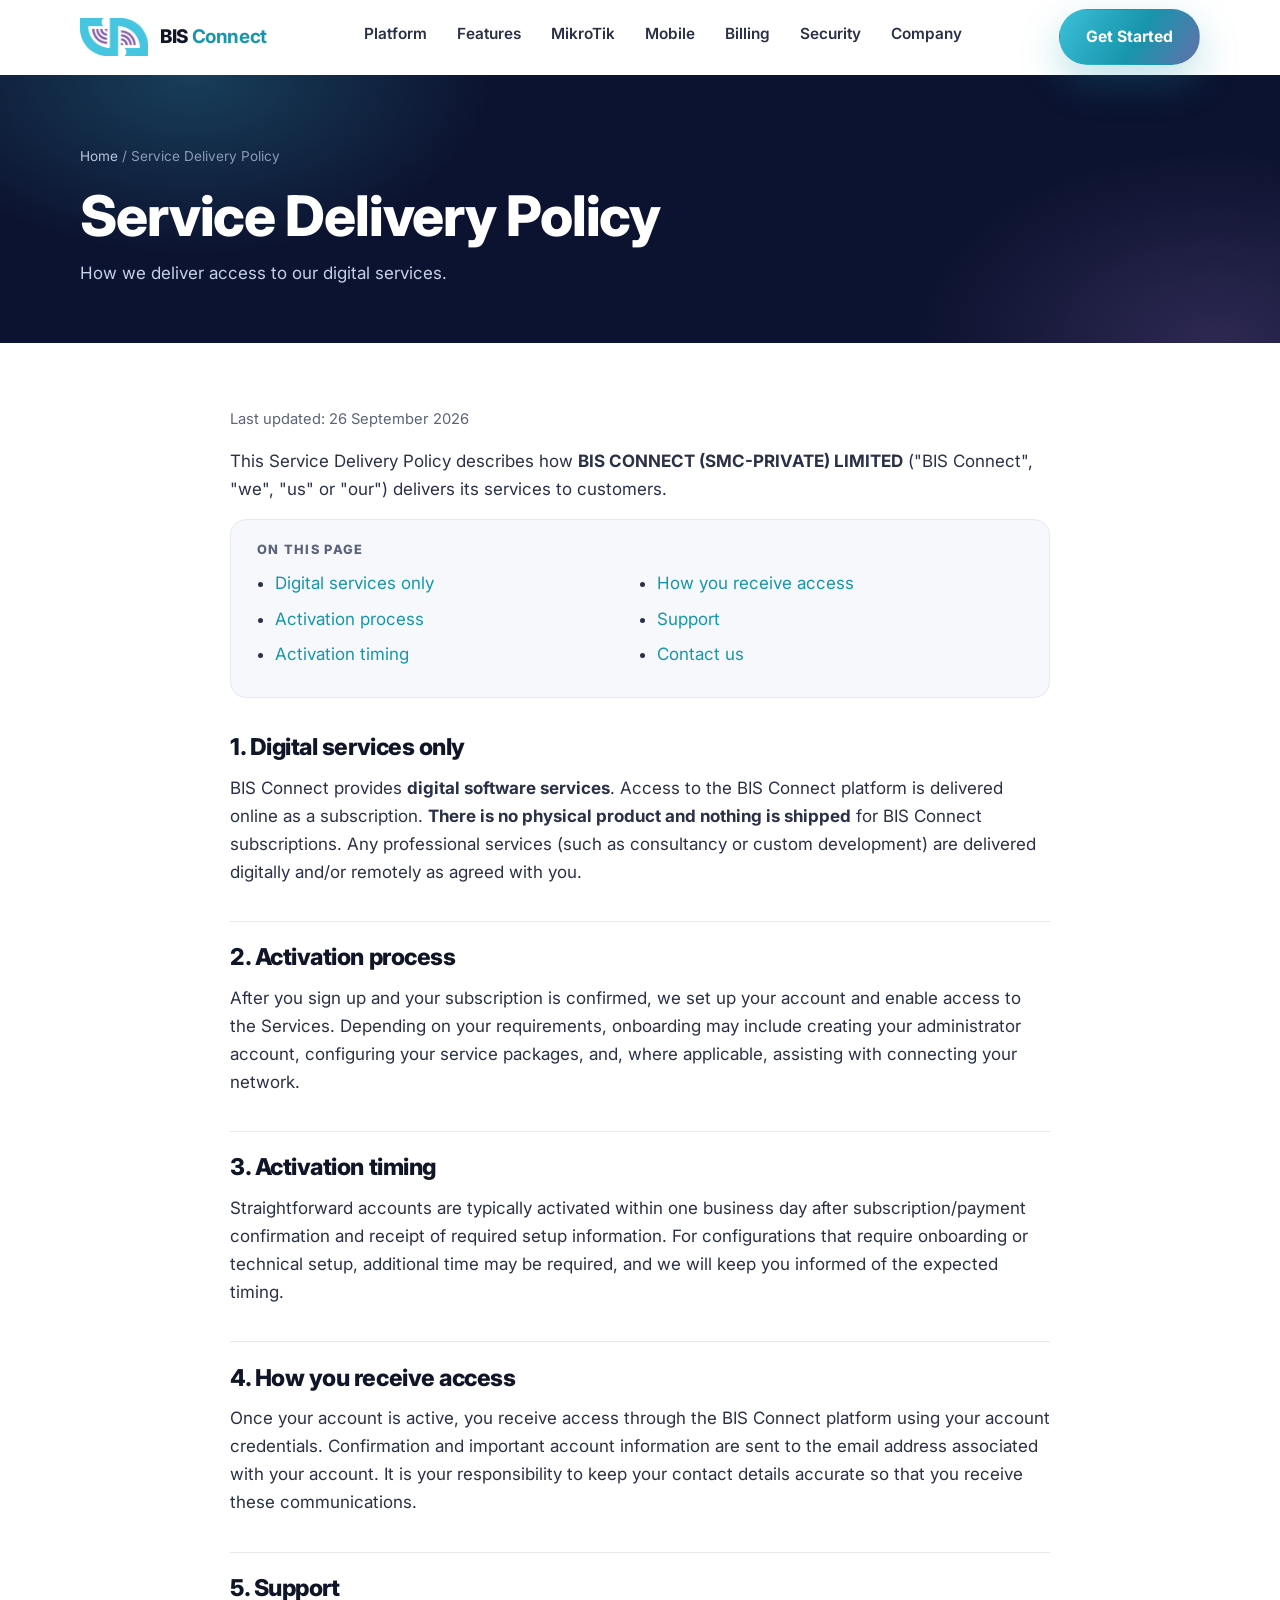
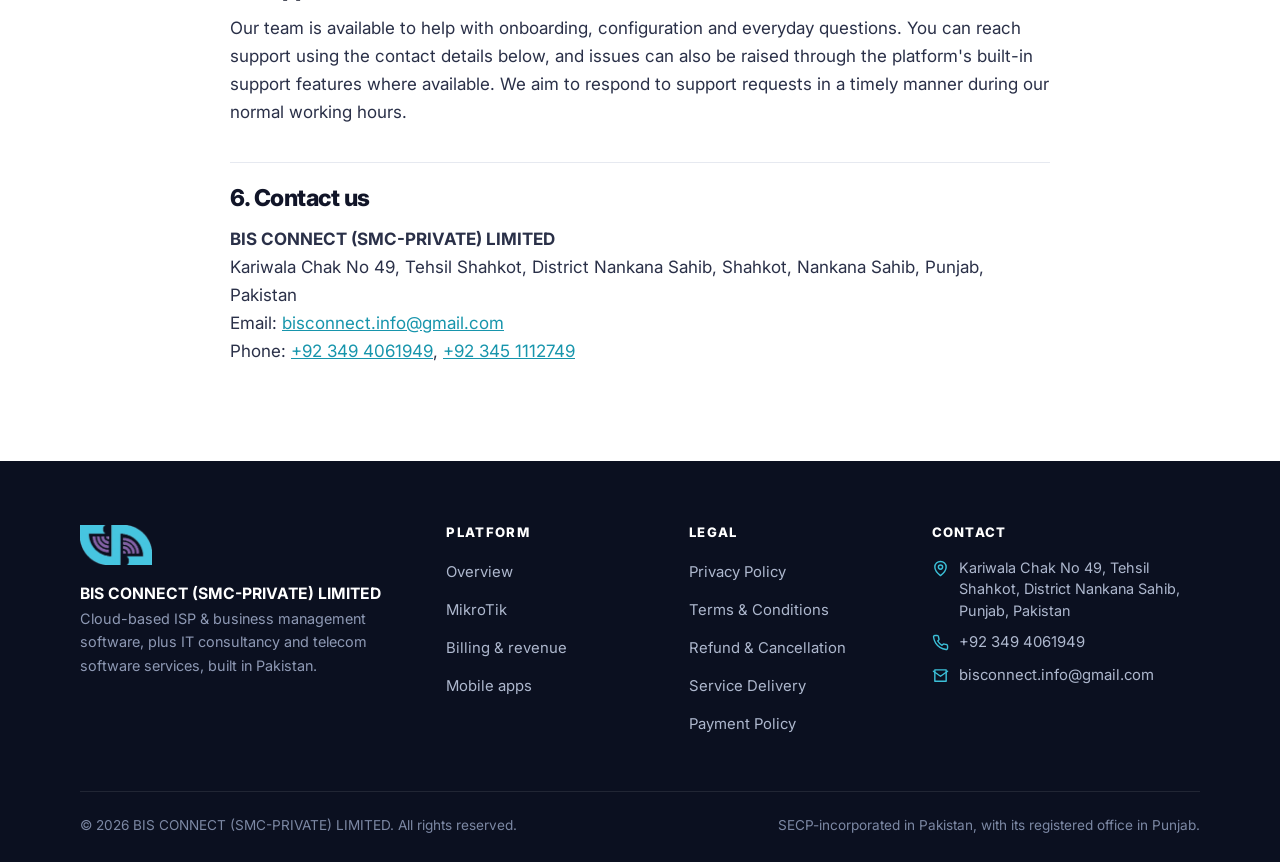
<file: service-delivery-policy.html>
<!DOCTYPE html>
<html lang="en">
<head>
  <meta charset="UTF-8">
  <meta name="viewport" content="width=device-width, initial-scale=1">
  <script>document.documentElement.className += ' js';</script>
  <title>Service Delivery Policy | BIS Connect</title>
  <meta name="description" content="How BIS CONNECT (SMC-PRIVATE) LIMITED delivers digital software services and activates access to the BIS Connect platform.">
  <meta name="theme-color" content="#0C1330">
  <link rel="canonical" href="https://ks-bhatti.github.io/bis-connect-web/service-delivery-policy.html">
  <meta name="robots" content="index,follow">
  <link rel="icon" href="assets/favicon.ico" sizes="any">
  <link rel="icon" type="image/png" href="assets/favicon-32.png">
  <link rel="apple-touch-icon" href="assets/favicon-180.png">
  <link rel="preconnect" href="https://fonts.googleapis.com">
  <link rel="preconnect" href="https://fonts.gstatic.com" crossorigin>
  <link href="https://fonts.googleapis.com/css2?family=Inter:wght@400;500;600;700;800&display=swap" rel="stylesheet">
  <link rel="stylesheet" href="css/styles.css">
</head>
<body>
  <a class="skip" href="#main">Skip to content</a>
  <header class="site-header">
    <div class="container nav">
      <a class="brand" href="index.html" aria-label="BIS Connect home">
        <img src="assets/bisconnect-mark.png" alt="BIS Connect logo">
        <span>BIS&nbsp;<b>Connect</b></span>
      </a>
      <nav aria-label="Primary navigation">
        <ul class="nav-links" id="nav-links">
          <li><a href="index.html#platform">Platform</a></li>
          <li><a href="index.html#customers">Features</a></li>
          <li><a href="index.html#mikrotik">MikroTik</a></li>
          <li><a href="index.html#apps">Mobile</a></li>
          <li><a href="index.html#billing">Billing</a></li>
          <li><a href="index.html#security">Security</a></li>
          <li><a href="index.html#company">Company</a></li>
        </ul>
      </nav>
      <div class="nav-cta">
        <a class="btn btn-primary" href="index.html#contact">Get Started</a>
        <button class="nav-toggle" aria-label="Toggle menu" aria-expanded="false" aria-controls="nav-links"><span></span><span></span><span></span></button>
      </div>
    </div>
  </header>

  <main id="main">
    <section class="page-hero">
      <div class="container">
        <div class="breadcrumb"><a href="index.html">Home</a> / Service Delivery Policy</div>
        <h1>Service Delivery Policy</h1>
        <p>How we deliver access to our digital services.</p>
      </div>
    </section>

    <section class="legal">
      <div class="container">
        <p class="updated">Last updated: 26 September 2026</p>
        <p>This Service Delivery Policy describes how <strong>BIS CONNECT (SMC-PRIVATE) LIMITED</strong> ("BIS Connect", "we", "us" or "our") delivers its services to customers.</p>

        <div class="toc">
          <h4>On this page</h4>
          <ul>
            <li><a href="#digital">Digital services only</a></li>
            <li><a href="#activation">Activation process</a></li>
            <li><a href="#timing">Activation timing</a></li>
            <li><a href="#access">How you receive access</a></li>
            <li><a href="#support">Support</a></li>
            <li><a href="#contact">Contact us</a></li>
          </ul>
        </div>

        <h2 id="digital">1. Digital services only</h2>
        <p>BIS Connect provides <strong>digital software services</strong>. Access to the BIS Connect platform is delivered online as a subscription. <strong>There is no physical product and nothing is shipped</strong> for BIS Connect subscriptions. Any professional services (such as consultancy or custom development) are delivered digitally and/or remotely as agreed with you.</p>

        <h2 id="activation">2. Activation process</h2>
        <p>After you sign up and your subscription is confirmed, we set up your account and enable access to the Services. Depending on your requirements, onboarding may include creating your administrator account, configuring your service packages, and, where applicable, assisting with connecting your network.</p>

        <h2 id="timing">3. Activation timing</h2>
        <p>Straightforward accounts are typically activated within one business day after subscription/payment confirmation and receipt of required setup information. For configurations that require onboarding or technical setup, additional time may be required, and we will keep you informed of the expected timing.</p>

        <h2 id="access">4. How you receive access</h2>
        <p>Once your account is active, you receive access through the BIS Connect platform using your account credentials. Confirmation and important account information are sent to the email address associated with your account. It is your responsibility to keep your contact details accurate so that you receive these communications.</p>

        <h2 id="support">5. Support</h2>
        <p>Our team is available to help with onboarding, configuration and everyday questions. You can reach support using the contact details below, and issues can also be raised through the platform's built-in support features where available. We aim to respond to support requests in a timely manner during our normal working hours.</p>

        <h2 id="contact">6. Contact us</h2>
        <p>
          <strong>BIS CONNECT (SMC-PRIVATE) LIMITED</strong><br>
          Kariwala Chak No 49, Tehsil Shahkot, District Nankana Sahib, Shahkot, Nankana Sahib, Punjab, Pakistan<br>
          Email: <a href="mailto:bisconnect.info@gmail.com">bisconnect.info@gmail.com</a><br>
          Phone: <a href="tel:+923494061949">+92 349 4061949</a>, <a href="tel:+923451112749">+92 345 1112749</a>
        </p>
      </div>
    </section>
  </main>

  <footer class="site-footer">
    <div class="container">
      <div class="footer-grid">
        <div class="footer-brand">
          <img src="assets/bisconnect-mark.png" alt="BIS Connect logo">
          <div class="legal-name">BIS CONNECT (SMC-PRIVATE) LIMITED</div>
          <p>Cloud-based ISP &amp; business management software, plus IT consultancy and telecom software services, built in Pakistan.</p>
        </div>
        <div>
          <h4>Platform</h4>
          <ul>
            <li><a href="index.html#platform">Overview</a></li>
            <li><a href="index.html#mikrotik">MikroTik</a></li>
            <li><a href="index.html#billing">Billing &amp; revenue</a></li>
            <li><a href="index.html#apps">Mobile apps</a></li>
          </ul>
        </div>
        <div>
          <h4>Legal</h4>
          <ul>
            <li><a href="privacy-policy.html">Privacy Policy</a></li>
            <li><a href="terms-and-conditions.html">Terms &amp; Conditions</a></li>
            <li><a href="refund-cancellation-policy.html">Refund &amp; Cancellation</a></li>
            <li><a href="service-delivery-policy.html">Service Delivery</a></li>
            <li><a href="payment-policy.html">Payment Policy</a></li>
          </ul>
        </div>
        <div>
          <h4>Contact</h4>
          <ul class="footer-contact">
            <li><svg viewBox="0 0 24 24" fill="none" stroke="currentColor" stroke-width="2" stroke-linecap="round" stroke-linejoin="round"><path d="M20 10c0 6-8 12-8 12s-8-6-8-12a8 8 0 0 1 16 0Z"/><circle cx="12" cy="10" r="3"/></svg> Kariwala Chak No 49, Tehsil Shahkot, District Nankana Sahib, Punjab, Pakistan</li>
            <li><svg viewBox="0 0 24 24" fill="none" stroke="currentColor" stroke-width="2" stroke-linecap="round" stroke-linejoin="round"><path d="M22 16.9v3a2 2 0 0 1-2.2 2 19.8 19.8 0 0 1-8.6-3 19.5 19.5 0 0 1-6-6 19.8 19.8 0 0 1-3-8.6A2 2 0 0 1 4.1 2h3a2 2 0 0 1 2 1.7c.1 1 .4 2 .7 2.9a2 2 0 0 1-.5 2.1L8.1 9.9a16 16 0 0 0 6 6l1.2-1.2a2 2 0 0 1 2.1-.5c.9.3 1.9.6 2.9.7a2 2 0 0 1 1.7 2Z"/></svg> <a href="tel:+923494061949">+92 349 4061949</a></li>
            <li><svg viewBox="0 0 24 24" fill="none" stroke="currentColor" stroke-width="2" stroke-linecap="round" stroke-linejoin="round"><path d="M4 4h16v16H4Z"/><path d="m22 6-10 7L2 6"/></svg> <a href="mailto:bisconnect.info@gmail.com">bisconnect.info@gmail.com</a></li>
          </ul>
        </div>
      </div>
      <div class="footer-bottom">
        <span>&copy; <span data-year>2026</span> BIS CONNECT (SMC-PRIVATE) LIMITED. All rights reserved.</span>
        <span>SECP-incorporated in Pakistan, with its registered office in Punjab.</span>
      </div>
    </div>
  </footer>
  <script src="js/main.js"></script>
</body>
</html>
</file>
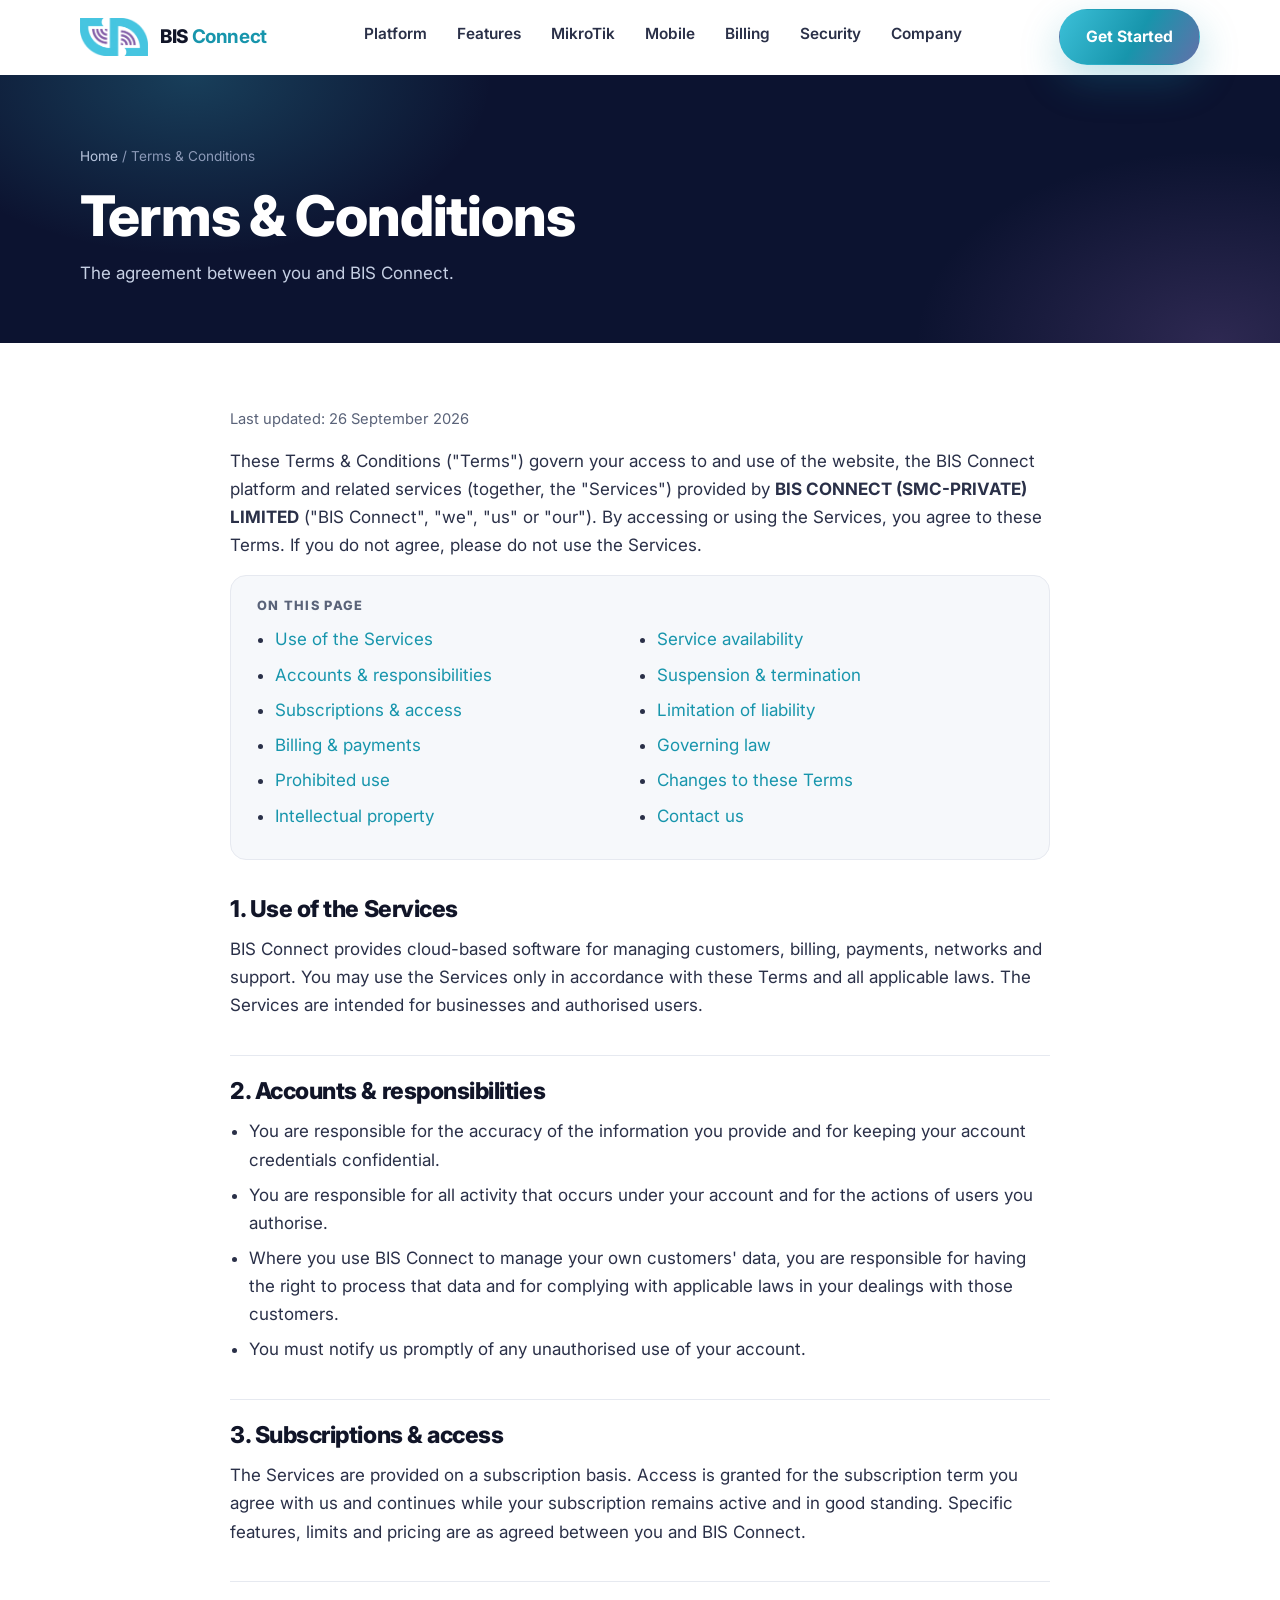
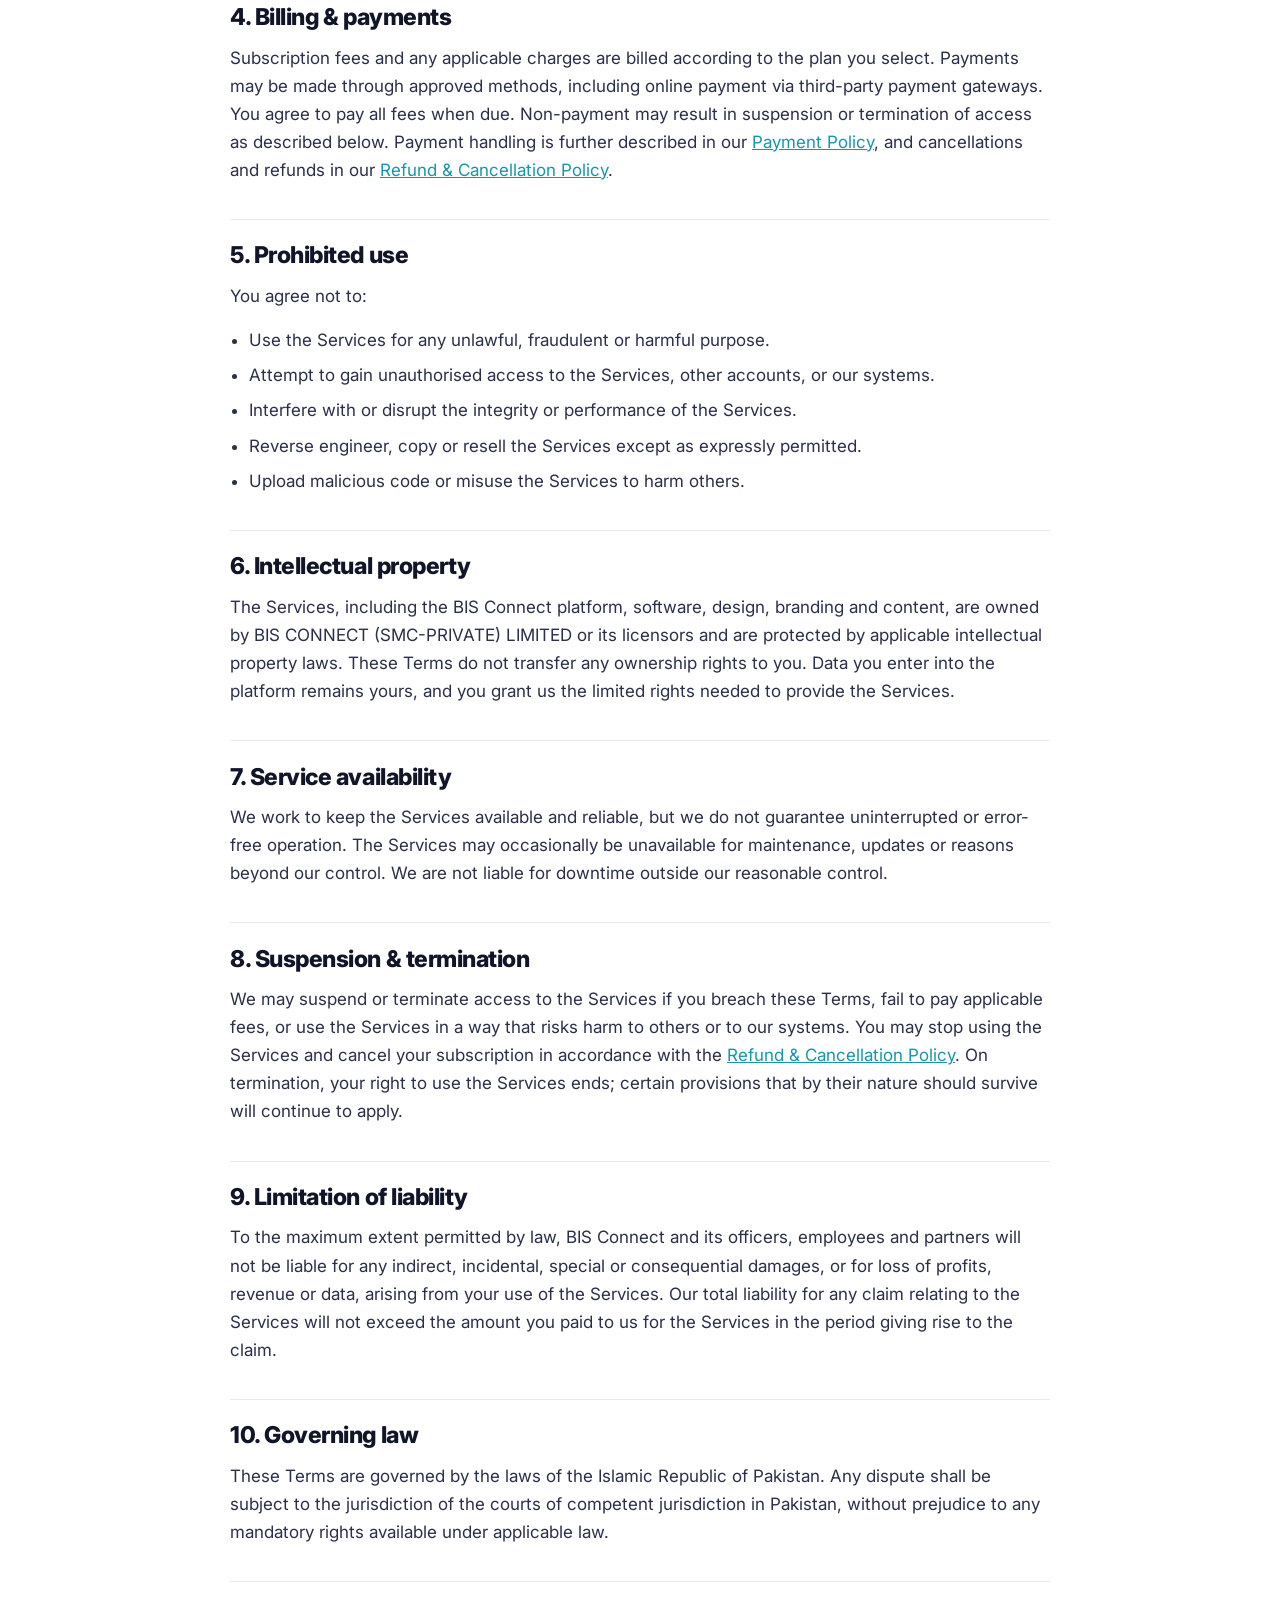
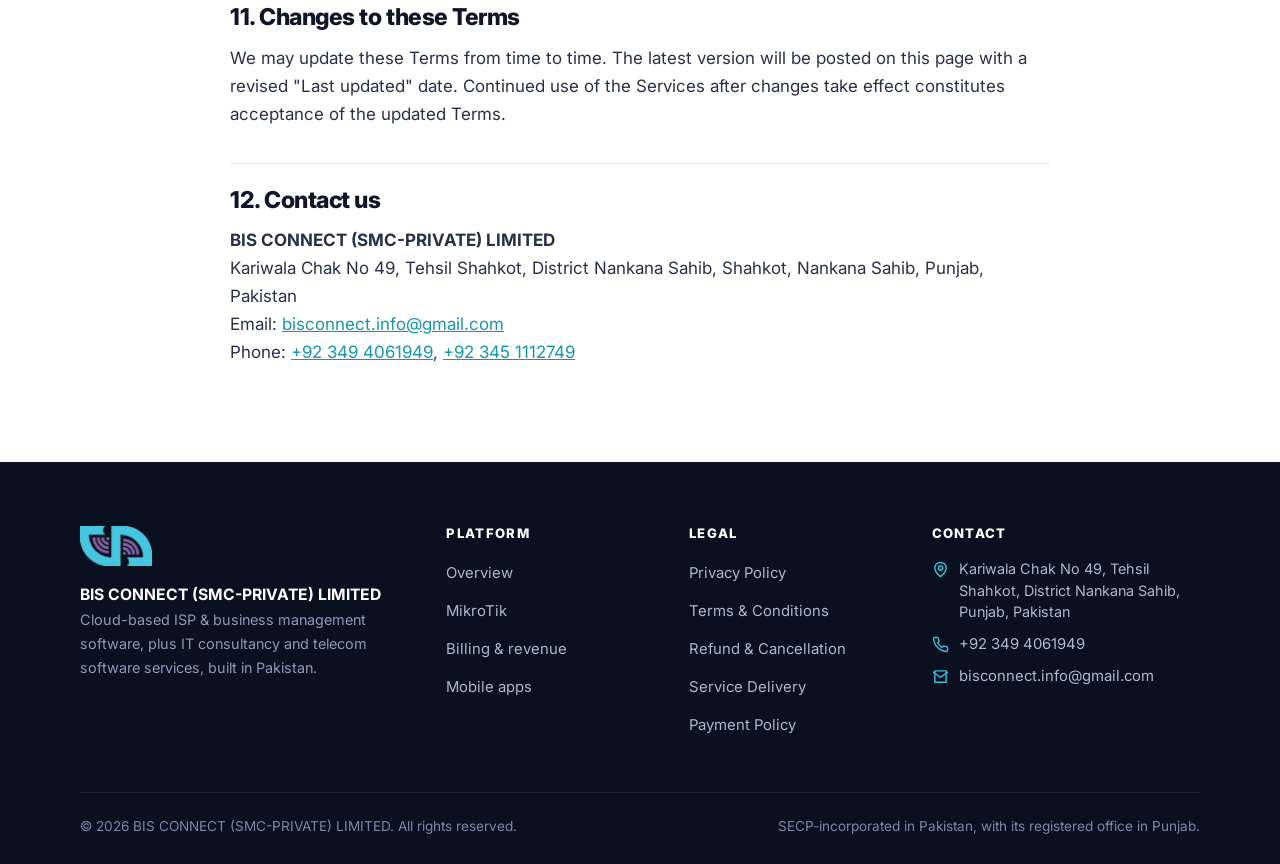
<file: terms-and-conditions.html>
<!DOCTYPE html>
<html lang="en">
<head>
  <meta charset="UTF-8">
  <meta name="viewport" content="width=device-width, initial-scale=1">
  <script>document.documentElement.className += ' js';</script>
  <title>Terms &amp; Conditions | BIS Connect</title>
  <meta name="description" content="The terms governing use of the BIS Connect platform and services provided by BIS CONNECT (SMC-PRIVATE) LIMITED.">
  <meta name="theme-color" content="#0C1330">
  <link rel="canonical" href="https://ks-bhatti.github.io/bis-connect-web/terms-and-conditions.html">
  <meta name="robots" content="index,follow">
  <link rel="icon" href="assets/favicon.ico" sizes="any">
  <link rel="icon" type="image/png" href="assets/favicon-32.png">
  <link rel="apple-touch-icon" href="assets/favicon-180.png">
  <link rel="preconnect" href="https://fonts.googleapis.com">
  <link rel="preconnect" href="https://fonts.gstatic.com" crossorigin>
  <link href="https://fonts.googleapis.com/css2?family=Inter:wght@400;500;600;700;800&display=swap" rel="stylesheet">
  <link rel="stylesheet" href="css/styles.css">
</head>
<body>
  <a class="skip" href="#main">Skip to content</a>
  <header class="site-header">
    <div class="container nav">
      <a class="brand" href="index.html" aria-label="BIS Connect home">
        <img src="assets/bisconnect-mark.png" alt="BIS Connect logo">
        <span>BIS&nbsp;<b>Connect</b></span>
      </a>
      <nav aria-label="Primary navigation">
        <ul class="nav-links" id="nav-links">
          <li><a href="index.html#platform">Platform</a></li>
          <li><a href="index.html#customers">Features</a></li>
          <li><a href="index.html#mikrotik">MikroTik</a></li>
          <li><a href="index.html#apps">Mobile</a></li>
          <li><a href="index.html#billing">Billing</a></li>
          <li><a href="index.html#security">Security</a></li>
          <li><a href="index.html#company">Company</a></li>
        </ul>
      </nav>
      <div class="nav-cta">
        <a class="btn btn-primary" href="index.html#contact">Get Started</a>
        <button class="nav-toggle" aria-label="Toggle menu" aria-expanded="false" aria-controls="nav-links"><span></span><span></span><span></span></button>
      </div>
    </div>
  </header>

  <main id="main">
    <section class="page-hero">
      <div class="container">
        <div class="breadcrumb"><a href="index.html">Home</a> / Terms &amp; Conditions</div>
        <h1>Terms &amp; Conditions</h1>
        <p>The agreement between you and BIS Connect.</p>
      </div>
    </section>

    <section class="legal">
      <div class="container">
        <p class="updated">Last updated: 26 September 2026</p>
        <p>These Terms &amp; Conditions ("Terms") govern your access to and use of the website, the BIS Connect platform and related services (together, the "Services") provided by <strong>BIS CONNECT (SMC-PRIVATE) LIMITED</strong> ("BIS Connect", "we", "us" or "our"). By accessing or using the Services, you agree to these Terms. If you do not agree, please do not use the Services.</p>

        <div class="toc">
          <h4>On this page</h4>
          <ul>
            <li><a href="#use">Use of the Services</a></li>
            <li><a href="#accounts">Accounts &amp; responsibilities</a></li>
            <li><a href="#subs">Subscriptions &amp; access</a></li>
            <li><a href="#billing">Billing &amp; payments</a></li>
            <li><a href="#prohibited">Prohibited use</a></li>
            <li><a href="#ip">Intellectual property</a></li>
            <li><a href="#availability">Service availability</a></li>
            <li><a href="#suspension">Suspension &amp; termination</a></li>
            <li><a href="#liability">Limitation of liability</a></li>
            <li><a href="#law">Governing law</a></li>
            <li><a href="#changes">Changes to these Terms</a></li>
            <li><a href="#contact">Contact us</a></li>
          </ul>
        </div>

        <h2 id="use">1. Use of the Services</h2>
        <p>BIS Connect provides cloud-based software for managing customers, billing, payments, networks and support. You may use the Services only in accordance with these Terms and all applicable laws. The Services are intended for businesses and authorised users.</p>

        <h2 id="accounts">2. Accounts &amp; responsibilities</h2>
        <ul>
          <li>You are responsible for the accuracy of the information you provide and for keeping your account credentials confidential.</li>
          <li>You are responsible for all activity that occurs under your account and for the actions of users you authorise.</li>
          <li>Where you use BIS Connect to manage your own customers' data, you are responsible for having the right to process that data and for complying with applicable laws in your dealings with those customers.</li>
          <li>You must notify us promptly of any unauthorised use of your account.</li>
        </ul>

        <h2 id="subs">3. Subscriptions &amp; access</h2>
        <p>The Services are provided on a subscription basis. Access is granted for the subscription term you agree with us and continues while your subscription remains active and in good standing. Specific features, limits and pricing are as agreed between you and BIS Connect.</p>

        <h2 id="billing">4. Billing &amp; payments</h2>
        <p>Subscription fees and any applicable charges are billed according to the plan you select. Payments may be made through approved methods, including online payment via third-party payment gateways. You agree to pay all fees when due. Non-payment may result in suspension or termination of access as described below. Payment handling is further described in our <a href="payment-policy.html">Payment Policy</a>, and cancellations and refunds in our <a href="refund-cancellation-policy.html">Refund &amp; Cancellation Policy</a>.</p>

        <h2 id="prohibited">5. Prohibited use</h2>
        <p>You agree not to:</p>
        <ul>
          <li>Use the Services for any unlawful, fraudulent or harmful purpose.</li>
          <li>Attempt to gain unauthorised access to the Services, other accounts, or our systems.</li>
          <li>Interfere with or disrupt the integrity or performance of the Services.</li>
          <li>Reverse engineer, copy or resell the Services except as expressly permitted.</li>
          <li>Upload malicious code or misuse the Services to harm others.</li>
        </ul>

        <h2 id="ip">6. Intellectual property</h2>
        <p>The Services, including the BIS Connect platform, software, design, branding and content, are owned by BIS CONNECT (SMC-PRIVATE) LIMITED or its licensors and are protected by applicable intellectual property laws. These Terms do not transfer any ownership rights to you. Data you enter into the platform remains yours, and you grant us the limited rights needed to provide the Services.</p>

        <h2 id="availability">7. Service availability</h2>
        <p>We work to keep the Services available and reliable, but we do not guarantee uninterrupted or error-free operation. The Services may occasionally be unavailable for maintenance, updates or reasons beyond our control. We are not liable for downtime outside our reasonable control.</p>

        <h2 id="suspension">8. Suspension &amp; termination</h2>
        <p>We may suspend or terminate access to the Services if you breach these Terms, fail to pay applicable fees, or use the Services in a way that risks harm to others or to our systems. You may stop using the Services and cancel your subscription in accordance with the <a href="refund-cancellation-policy.html">Refund &amp; Cancellation Policy</a>. On termination, your right to use the Services ends; certain provisions that by their nature should survive will continue to apply.</p>

        <h2 id="liability">9. Limitation of liability</h2>
        <p>To the maximum extent permitted by law, BIS Connect and its officers, employees and partners will not be liable for any indirect, incidental, special or consequential damages, or for loss of profits, revenue or data, arising from your use of the Services. Our total liability for any claim relating to the Services will not exceed the amount you paid to us for the Services in the period giving rise to the claim.</p>

        <h2 id="law">10. Governing law</h2>
        <p>These Terms are governed by the laws of the Islamic Republic of Pakistan. Any dispute shall be subject to the jurisdiction of the courts of competent jurisdiction in Pakistan, without prejudice to any mandatory rights available under applicable law.</p>

        <h2 id="changes">11. Changes to these Terms</h2>
        <p>We may update these Terms from time to time. The latest version will be posted on this page with a revised "Last updated" date. Continued use of the Services after changes take effect constitutes acceptance of the updated Terms.</p>

        <h2 id="contact">12. Contact us</h2>
        <p>
          <strong>BIS CONNECT (SMC-PRIVATE) LIMITED</strong><br>
          Kariwala Chak No 49, Tehsil Shahkot, District Nankana Sahib, Shahkot, Nankana Sahib, Punjab, Pakistan<br>
          Email: <a href="mailto:bisconnect.info@gmail.com">bisconnect.info@gmail.com</a><br>
          Phone: <a href="tel:+923494061949">+92 349 4061949</a>, <a href="tel:+923451112749">+92 345 1112749</a>
        </p>
      </div>
    </section>
  </main>

  <footer class="site-footer">
    <div class="container">
      <div class="footer-grid">
        <div class="footer-brand">
          <img src="assets/bisconnect-mark.png" alt="BIS Connect logo">
          <div class="legal-name">BIS CONNECT (SMC-PRIVATE) LIMITED</div>
          <p>Cloud-based ISP &amp; business management software, plus IT consultancy and telecom software services, built in Pakistan.</p>
        </div>
        <div>
          <h4>Platform</h4>
          <ul>
            <li><a href="index.html#platform">Overview</a></li>
            <li><a href="index.html#mikrotik">MikroTik</a></li>
            <li><a href="index.html#billing">Billing &amp; revenue</a></li>
            <li><a href="index.html#apps">Mobile apps</a></li>
          </ul>
        </div>
        <div>
          <h4>Legal</h4>
          <ul>
            <li><a href="privacy-policy.html">Privacy Policy</a></li>
            <li><a href="terms-and-conditions.html">Terms &amp; Conditions</a></li>
            <li><a href="refund-cancellation-policy.html">Refund &amp; Cancellation</a></li>
            <li><a href="service-delivery-policy.html">Service Delivery</a></li>
            <li><a href="payment-policy.html">Payment Policy</a></li>
          </ul>
        </div>
        <div>
          <h4>Contact</h4>
          <ul class="footer-contact">
            <li><svg viewBox="0 0 24 24" fill="none" stroke="currentColor" stroke-width="2" stroke-linecap="round" stroke-linejoin="round"><path d="M20 10c0 6-8 12-8 12s-8-6-8-12a8 8 0 0 1 16 0Z"/><circle cx="12" cy="10" r="3"/></svg> Kariwala Chak No 49, Tehsil Shahkot, District Nankana Sahib, Punjab, Pakistan</li>
            <li><svg viewBox="0 0 24 24" fill="none" stroke="currentColor" stroke-width="2" stroke-linecap="round" stroke-linejoin="round"><path d="M22 16.9v3a2 2 0 0 1-2.2 2 19.8 19.8 0 0 1-8.6-3 19.5 19.5 0 0 1-6-6 19.8 19.8 0 0 1-3-8.6A2 2 0 0 1 4.1 2h3a2 2 0 0 1 2 1.7c.1 1 .4 2 .7 2.9a2 2 0 0 1-.5 2.1L8.1 9.9a16 16 0 0 0 6 6l1.2-1.2a2 2 0 0 1 2.1-.5c.9.3 1.9.6 2.9.7a2 2 0 0 1 1.7 2Z"/></svg> <a href="tel:+923494061949">+92 349 4061949</a></li>
            <li><svg viewBox="0 0 24 24" fill="none" stroke="currentColor" stroke-width="2" stroke-linecap="round" stroke-linejoin="round"><path d="M4 4h16v16H4Z"/><path d="m22 6-10 7L2 6"/></svg> <a href="mailto:bisconnect.info@gmail.com">bisconnect.info@gmail.com</a></li>
          </ul>
        </div>
      </div>
      <div class="footer-bottom">
        <span>&copy; <span data-year>2026</span> BIS CONNECT (SMC-PRIVATE) LIMITED. All rights reserved.</span>
        <span>SECP-incorporated in Pakistan, with its registered office in Punjab.</span>
      </div>
    </div>
  </footer>
  <script src="js/main.js"></script>
</body>
</html>
</file>
<file: css/styles.css>
/* ============================================================
   BIS Connect, bisconnect-web
   BIS CONNECT (SMC-PRIVATE) LIMITED
   Design system + layout. Plain CSS, no build step.
   Brand colors sampled from the official BIS Connect logo.
   ============================================================ */

:root {
  /* Brand */
  --cyan:        #3CC0D8;
  --cyan-bright: #22D3EE;
  --cyan-deep:   #1795AC;
  --purple:      #8460A8;
  --purple-deep: #6E4A94;
  --ink:         #111528;
  --ink-soft:    #2A3048;
  --muted:       #5A6379;
  --muted-2:     #808AA0;
  --line:        #E6E9F0;
  --bg:          #FFFFFF;
  --bg-alt:      #F6F8FB;
  --bg-tint:     #EEF7FA;
  --white:       #FFFFFF;
  --success:     #10B981;

  --grad: linear-gradient(120deg, var(--cyan) 0%, var(--cyan-deep) 55%, var(--purple) 120%);
  --grad-soft: linear-gradient(135deg, #EAF8FB 0%, #F2ECF8 100%);

  --radius:   16px;
  --radius-sm:10px;
  --radius-lg:26px;
  --shadow:   0 10px 30px rgba(17, 21, 40, .08);
  --shadow-lg:0 24px 60px rgba(17, 21, 40, .14);
  --shadow-cyan: 0 16px 40px rgba(23, 149, 172, .28);

  --maxw: 1160px;
  --gutter: 20px;
  --font: 'Inter', -apple-system, BlinkMacSystemFont, 'Segoe UI', Roboto, Helvetica, Arial, sans-serif;
}

/* Reset */
*, *::before, *::after { box-sizing: border-box; }
html { scroll-behavior: smooth; -webkit-text-size-adjust: 100%; }
@media (prefers-reduced-motion: reduce) {
  html { scroll-behavior: auto; }
  * { animation-duration: .001ms !important; transition-duration: .001ms !important; }
}
body {
  margin: 0;
  font-family: var(--font);
  color: var(--ink-soft);
  background: var(--bg);
  line-height: 1.65;
  font-size: 17px;
  -webkit-font-smoothing: antialiased;
  overflow-x: hidden;
}
img { max-width: 100%; display: block; }
a { color: var(--cyan-deep); text-decoration: none; transition: color .2s ease; }
a:hover { color: var(--purple-deep); }
h1, h2, h3, h4 { color: var(--ink); line-height: 1.2; margin: 0 0 .5em; letter-spacing: -.02em; font-weight: 800; }
h1 { font-size: clamp(2.1rem, 5vw, 3.5rem); }
h2 { font-size: clamp(1.7rem, 3.6vw, 2.5rem); }
h3 { font-size: 1.25rem; }
p  { margin: 0 0 1rem; }
ul { margin: 0 0 1rem; padding-left: 1.2rem; }
li { margin-bottom: .45rem; }

/* Layout */
.container { width: 100%; max-width: var(--maxw); margin: 0 auto; padding: 0 var(--gutter); }
.section { padding: 92px 0; }
.section--alt { background: var(--bg-alt); }
.section--tint { background: var(--grad-soft); }
.eyebrow {
  display: inline-block; font-size: .82rem; font-weight: 700; letter-spacing: .12em;
  text-transform: uppercase; color: var(--cyan-deep); margin-bottom: 14px;
}
.section-head { max-width: 720px; margin: 0 auto 56px; text-align: center; }
.section-head p { color: var(--muted); font-size: 1.08rem; margin-bottom: 0; }
.lead { font-size: 1.14rem; color: var(--muted); }

/* Buttons */
.btn {
  display: inline-flex; align-items: center; gap: 9px; cursor: pointer;
  font-family: inherit; font-weight: 700; font-size: .98rem;
  padding: 14px 26px; border-radius: 999px; border: 1px solid transparent;
  transition: transform .18s ease, box-shadow .22s ease, background .2s ease, color .2s ease;
  white-space: nowrap;
}
.btn:active { transform: translateY(1px); }
.btn-primary { background: var(--grad); color: #fff; box-shadow: var(--shadow-cyan); }
.btn-primary:hover { transform: translateY(-2px); box-shadow: 0 20px 46px rgba(23,149,172,.36); color:#fff; }
.btn-ghost { background: rgba(255,255,255,.08); color: #fff; border-color: rgba(255,255,255,.35); }
.btn-ghost:hover { background: rgba(255,255,255,.16); color:#fff; transform: translateY(-2px); }
.btn-outline { background: #fff; color: var(--ink); border-color: var(--line); box-shadow: var(--shadow); }
.btn-outline:hover { border-color: var(--cyan); color: var(--cyan-deep); transform: translateY(-2px); }
.btn-lg { padding: 16px 32px; font-size: 1.05rem; }

/* ============ Header / Nav ============ */
.site-header {
  position: sticky; top: 0; z-index: 60;
  background: rgba(255,255,255,.82); backdrop-filter: saturate(150%) blur(14px);
  border-bottom: 1px solid transparent; transition: box-shadow .25s ease, border-color .25s ease;
}
.site-header.scrolled { box-shadow: 0 6px 24px rgba(17,21,40,.07); border-bottom-color: var(--line); }
.nav { display: flex; align-items: center; justify-content: space-between; height: 74px; }
.brand { display: flex; align-items: center; gap: 12px; font-weight: 800; color: var(--ink); font-size: 1.18rem; letter-spacing: -.02em; }
.brand img { height: 38px; width: auto; }
.brand span b { color: var(--cyan-deep); }
.nav-links { display: flex; align-items: center; gap: 30px; list-style: none; margin: 0; padding: 0; }
.nav-links a { color: var(--ink-soft); font-weight: 600; font-size: .96rem; position: relative; }
.nav-links a::after {
  content:''; position:absolute; left:0; bottom:-6px; height:2px; width:0; background: var(--grad); transition: width .25s ease;
}
.nav-links a:hover { color: var(--ink); }
.nav-links a:hover::after { width: 100%; }
.nav-cta { display: flex; align-items: center; gap: 14px; }
.nav-toggle {
  display: none; flex-direction: column; gap: 5px; background: none; border: 0; cursor: pointer; padding: 8px;
}
.nav-toggle span { width: 24px; height: 2px; background: var(--ink); border-radius: 2px; transition: transform .3s ease, opacity .3s ease; }
.nav-toggle.open span:nth-child(1){ transform: translateY(7px) rotate(45deg); }
.nav-toggle.open span:nth-child(2){ opacity: 0; }
.nav-toggle.open span:nth-child(3){ transform: translateY(-7px) rotate(-45deg); }

@media (max-width: 900px) {
  .nav-toggle { display: flex; }
  .nav-links {
    position: absolute; top: 74px; left: 0; right: 0; flex-direction: column; align-items: flex-start;
    gap: 4px; background: #fff; padding: 14px var(--gutter) 22px; border-bottom: 1px solid var(--line);
    box-shadow: var(--shadow); transform: translateY(-12px); opacity: 0; pointer-events: none; transition: .25s ease;
  }
  .nav-links.open { transform: translateY(0); opacity: 1; pointer-events: auto; }
  .nav-links li { width: 100%; }
  .nav-links a { display: block; padding: 12px 4px; width: 100%; }
  .nav-links a::after { display:none; }
  .nav .nav-cta .btn { display: none; }
}

/* ============ Hero ============ */
.hero { position: relative; padding: 96px 0 104px; overflow: hidden; background: #0C1330; }
.hero::before {
  content:''; position:absolute; inset:0;
  background:
    radial-gradient(680px 420px at 12% 8%, rgba(60,192,216,.30), transparent 60%),
    radial-gradient(620px 440px at 92% 30%, rgba(132,96,168,.30), transparent 62%),
    radial-gradient(700px 500px at 60% 110%, rgba(34,211,238,.14), transparent 60%);
}
.hero__blob { position:absolute; border-radius:50%; filter: blur(6px); opacity:.5; animation: float 14s ease-in-out infinite; }
.hero__blob.b1 { width:150px; height:150px; left:6%; top:60%; background: rgba(60,192,216,.35); }
.hero__blob.b2 { width:90px;  height:90px;  right:10%; top:22%; background: rgba(132,96,168,.4); animation-delay:-4s; }
.hero__blob.b3 { width:60px;  height:60px;  right:32%; top:70%; background: rgba(34,211,238,.35); animation-delay:-8s; }
@keyframes float { 0%,100%{ transform: translateY(0) } 50%{ transform: translateY(-26px) } }
.hero .container { position: relative; z-index: 2; text-align: center; }
.hero h1 { color: #fff; max-width: 900px; margin-inline: auto; }
.hero h1 .grad-text { background: linear-gradient(100deg,#5FD6EA,#B79BE0); -webkit-background-clip:text; background-clip:text; -webkit-text-fill-color:transparent; }
.hero p { color: #C6D0E4; font-size: 1.2rem; max-width: 660px; margin: 20px auto 34px; }
.hero__badge {
  display:inline-flex; align-items:center; gap:9px; padding:7px 16px; border-radius:999px;
  background: rgba(255,255,255,.08); border:1px solid rgba(255,255,255,.16); color:#DCE6F5;
  font-size:.86rem; font-weight:600; margin-bottom:26px;
}
.hero__badge .dot { width:8px; height:8px; border-radius:50%; background: var(--success); box-shadow:0 0 0 4px rgba(16,185,129,.25); }
.hero__actions { display:flex; gap:16px; justify-content:center; flex-wrap:wrap; }
.hero__note { margin-top: 22px; color:#8C9AB8; font-size:.9rem; }

/* ============ Trust strip ============ */
.trust { border-bottom:1px solid var(--line); background:#fff; }
.trust__grid { display:grid; grid-template-columns:repeat(4,1fr); gap:20px; padding:34px 0; text-align:center; }
.trust__item h3 { font-size:1.9rem; margin:0; background: var(--grad); -webkit-background-clip:text; background-clip:text; -webkit-text-fill-color:transparent; }
.trust__item p { margin:2px 0 0; color:var(--muted); font-size:.9rem; font-weight:600; }
@media(max-width:720px){ .trust__grid{ grid-template-columns:repeat(2,1fr); gap:26px; } }

/* ============ Generic grids / cards ============ */
.grid { display:grid; gap:24px; }
.grid-2 { grid-template-columns:repeat(2,1fr); }
.grid-3 { grid-template-columns:repeat(3,1fr); }
.grid-4 { grid-template-columns:repeat(4,1fr); }
@media(max-width:960px){ .grid-3,.grid-4{ grid-template-columns:repeat(2,1fr);} }
@media(max-width:640px){ .grid-2,.grid-3,.grid-4{ grid-template-columns:1fr;} }

.card {
  background:#fff; border:1px solid var(--line); border-radius:var(--radius); padding:30px 26px;
  transition: transform .25s ease, box-shadow .25s ease, border-color .25s ease; height:100%;
}
.card:hover { transform: translateY(-6px); box-shadow: var(--shadow-lg); border-color: rgba(60,192,216,.5); }
.card h3 { margin-bottom:.4rem; }
.card p { color: var(--muted); margin-bottom:0; font-size:.98rem; }
.card__icon {
  width:52px; height:52px; border-radius:14px; display:grid; place-items:center; margin-bottom:18px;
  background: var(--grad-soft); color: var(--cyan-deep);
}
.card__icon svg { width:26px; height:26px; }

/* Feature list card variant */
.feature { display:flex; gap:16px; align-items:flex-start; }
.feature .tick { flex:0 0 auto; width:26px; height:26px; border-radius:50%; background: rgba(16,185,129,.12); color:var(--success); display:grid; place-items:center; margin-top:2px; }
.feature .tick svg{ width:15px; height:15px; }
.feature h3 { font-size:1.05rem; margin-bottom:2px; }
.feature p { color:var(--muted); font-size:.94rem; margin:0; }

/* ============ About split ============ */
.split { display:grid; grid-template-columns:1.05fr .95fr; gap:56px; align-items:center; }
@media(max-width:900px){ .split{ grid-template-columns:1fr; gap:36px; } }
.about-visual {
  border-radius: var(--radius-lg); background: var(--grad); padding:46px; color:#fff;
  box-shadow: var(--shadow-cyan); position:relative; overflow:hidden;
}
.about-visual::after{ content:''; position:absolute; right:-60px; bottom:-60px; width:220px; height:220px; border-radius:50%; background:rgba(255,255,255,.12); }
.about-visual img { height:64px; width:auto; margin-bottom:22px; filter: drop-shadow(0 6px 14px rgba(0,0,0,.15)); }
.about-visual h3 { color:#fff; font-size:1.4rem; }
.about-visual p { color: rgba(255,255,255,.9); margin-bottom:0; }
.mv { display:grid; gap:18px; margin-top:26px; }
.mv .card { padding:22px; }
.mv .card h3 { font-size:1.05rem; color: var(--cyan-deep); }
.company-info { margin-top:24px; }
.company-info h3 { color: var(--cyan-deep); font-size:1.05rem; margin-bottom:8px; }
.co-info { margin:0; }
.co-info > div { display:flex; justify-content:space-between; gap:18px; padding:9px 0; border-bottom:1px solid var(--line); font-size:.9rem; }
.co-info > div:last-child { border-bottom:0; }
.co-info dt { color:var(--muted); margin:0; flex:0 0 auto; }
.co-info dd { color:var(--ink); font-weight:600; margin:0; text-align:right; }
.co-verify { display:inline-block; margin-top:14px; font-weight:700; font-size:.9rem; }
@media(max-width:420px){ .co-info > div{ flex-direction:column; gap:2px; } .co-info dd{ text-align:left; } }

/* ============ How it works ============ */
.steps { counter-reset: step; display:grid; grid-template-columns:repeat(4,1fr); gap:24px; }
@media(max-width:900px){ .steps{ grid-template-columns:repeat(2,1fr);} }
@media(max-width:520px){ .steps{ grid-template-columns:1fr;} }
.step { position:relative; padding:28px 22px; background:#fff; border:1px solid var(--line); border-radius:var(--radius); }
.step__num { width:44px; height:44px; border-radius:12px; background: var(--grad); color:#fff; font-weight:800; display:grid; place-items:center; margin-bottom:16px; }
.step h3 { font-size:1.08rem; }
.step p { color:var(--muted); font-size:.95rem; margin:0; }

/* ============ Pricing / CTA ============ */
.cta-panel {
  text-align:center; background:#0C1330; color:#fff; border-radius:var(--radius-lg);
  padding:64px 32px; position:relative; overflow:hidden;
}
.cta-panel::before{
  content:''; position:absolute; inset:0;
  background: radial-gradient(500px 320px at 20% 0%, rgba(60,192,216,.3), transparent 60%),
              radial-gradient(500px 320px at 90% 100%, rgba(132,96,168,.32), transparent 60%);
}
.cta-panel > * { position:relative; z-index:2; }
.cta-panel h2 { color:#fff; }
.cta-panel p { color:#C6D0E4; max-width:560px; margin:0 auto 28px; }
.cta-panel .hero__actions { margin-top:6px; }

/* ============ Contact ============ */
.contact-grid { display:grid; grid-template-columns:repeat(3,1fr); gap:22px; }
@media(max-width:820px){ .contact-grid{ grid-template-columns:1fr; } }
.contact-card { background:#fff; border:1px solid var(--line); border-radius:var(--radius); padding:28px; text-align:center; transition:.25s ease; }
.contact-card:hover { transform:translateY(-5px); box-shadow:var(--shadow-lg); border-color:rgba(60,192,216,.5); }
.contact-card .card__icon { margin:0 auto 16px; }
.contact-card h3 { font-size:1.05rem; }
.contact-card a, .contact-card p { color:var(--muted); font-size:.96rem; word-break:break-word; }
.contact-card a:hover { color:var(--cyan-deep); }
.needs-confirm { outline:2px dashed rgba(132,96,168,.45); outline-offset:4px; }

/* ============ Policy summary ============ */
.policy-links { display:grid; grid-template-columns:repeat(5,1fr); gap:16px; }
@media(max-width:900px){ .policy-links{ grid-template-columns:repeat(2,1fr);} }
@media(max-width:520px){ .policy-links{ grid-template-columns:1fr;} }
.policy-links a {
  display:flex; align-items:center; gap:12px; padding:18px; background:#fff; border:1px solid var(--line);
  border-radius:var(--radius-sm); color:var(--ink); font-weight:600; font-size:.95rem; transition:.22s ease;
}
.policy-links a:hover { border-color:var(--cyan); box-shadow:var(--shadow); transform:translateY(-3px); color:var(--cyan-deep); }
.policy-links svg { width:20px; height:20px; color:var(--purple); flex:0 0 auto; }

/* ============ Footer ============ */
.site-footer { background:#0B1020; color:#AEB8CE; padding:64px 0 26px; }
.footer-grid { display:grid; grid-template-columns:1.6fr 1fr 1fr 1.3fr; gap:36px; }
@media(max-width:900px){ .footer-grid{ grid-template-columns:1fr 1fr; gap:30px; } }
@media(max-width:520px){ .footer-grid{ grid-template-columns:1fr; } }
.footer-brand img { height:40px; margin-bottom:16px; }
.footer-brand .legal-name { color:#fff; font-weight:700; font-size:.98rem; }
.footer-brand p { font-size:.9rem; color:#8E99B4; max-width:320px; }
.site-footer h4 { color:#fff; font-size:.82rem; letter-spacing:.1em; text-transform:uppercase; margin:0 0 16px; }
.site-footer ul { list-style:none; padding:0; margin:0; }
.site-footer li { margin-bottom:10px; }
.site-footer a { color:#AEB8CE; font-size:.93rem; }
.site-footer a:hover { color:var(--cyan-bright); }
.footer-contact li { display:flex; gap:10px; font-size:.9rem; line-height:1.5; }
.footer-contact svg { width:17px; height:17px; color:var(--cyan); flex:0 0 auto; margin-top:3px; }
.footer-bottom {
  margin-top:44px; padding-top:22px; border-top:1px solid rgba(255,255,255,.09);
  display:flex; justify-content:space-between; gap:16px; flex-wrap:wrap; font-size:.85rem; color:#7C88A4;
}
.footer-bottom a { color:#7C88A4; }
.footer-bottom a:hover { color:var(--cyan-bright); }

/* ============ Legal / policy pages ============ */
.page-hero { background:#0C1330; color:#fff; padding:70px 0 56px; position:relative; overflow:hidden; }
.page-hero::before{ content:''; position:absolute; inset:0;
  background: radial-gradient(500px 300px at 15% 0%, rgba(60,192,216,.25), transparent 60%),
              radial-gradient(500px 320px at 95% 100%, rgba(132,96,168,.28), transparent 60%); }
.page-hero .container{ position:relative; z-index:2; }
.page-hero h1 { color:#fff; margin-bottom:8px; }
.page-hero p { color:#C6D0E4; margin:0; }
.breadcrumb { font-size:.85rem; color:#8C9AB8; margin-bottom:16px; }
.breadcrumb a { color:#B7C4DC; }
.legal { padding:64px 0 80px; }
.legal .container { max-width: 860px; }
.legal h2 { font-size:1.45rem; margin-top:2.2rem; padding-top:1.4rem; border-top:1px solid var(--line); }
.legal h2:first-of-type { border-top:0; padding-top:0; margin-top:0; }
.legal h3 { font-size:1.1rem; margin-top:1.4rem; }
.legal p, .legal li { color:var(--ink-soft); }
.legal a { text-decoration: underline; }
.legal .updated { color:var(--muted); font-size:.92rem; }
.note {
  background: var(--bg-tint); border:1px solid rgba(60,192,216,.35); border-left:4px solid var(--cyan);
  border-radius:var(--radius-sm); padding:16px 20px; margin:22px 0; font-size:.95rem; color:var(--ink-soft);
}
.note strong { color: var(--ink); }
.toc { background:var(--bg-alt); border:1px solid var(--line); border-radius:var(--radius); padding:22px 26px; margin-bottom:36px; }
.toc h4 { margin:0 0 12px; font-size:.8rem; letter-spacing:.1em; text-transform:uppercase; color:var(--muted); }
.toc ul { columns:2; margin:0; padding-left:1.1rem; }
.toc a { text-decoration:none; }
@media(max-width:600px){ .toc ul{ columns:1; } }

/* ============ Reveal animation ============ */
.reveal { opacity:1; }
html.js .reveal { opacity:0; transform: translateY(26px); transition: opacity .7s cubic-bezier(.2,.7,.2,1), transform .7s cubic-bezier(.2,.7,.2,1); }
html.js .reveal.in { opacity:1; transform:none; }
.reveal.d1{ transition-delay:.08s } .reveal.d2{ transition-delay:.16s } .reveal.d3{ transition-delay:.24s } .reveal.d4{ transition-delay:.32s }

/* Skip link */
.skip { position:absolute; left:-999px; top:0; background:#fff; padding:10px 16px; border-radius:8px; z-index:100; }
.skip:focus { left:12px; top:12px; box-shadow:var(--shadow); }
:focus-visible { outline:3px solid var(--cyan); outline-offset:2px; border-radius:4px; }
</file>
